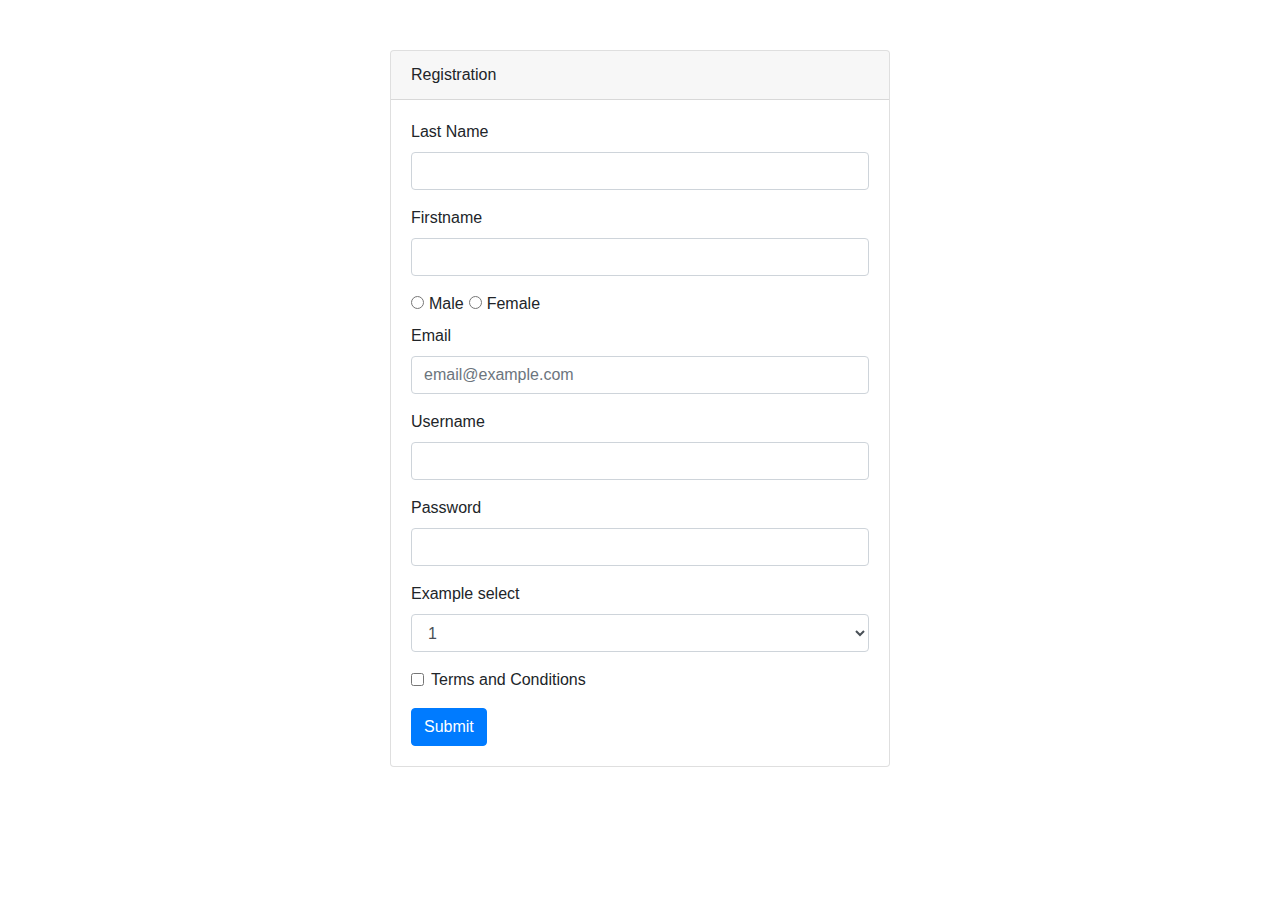
<file: index.html>
<html>

<head>
    <link rel="stylesheet" href="css/bootstrap.css">
    <link rel="stylesheet" href="css.css">
</head>

<body>
    <form class="register-form">
        <div class="card ">
            <div class="card-header">
                Registration
            </div>
            <div class="card-body">
                <div class="form-group">
                    <label for="lastname">Last Name</label>
                    <input id="lastname" type="text" class="form-control">
                </div>
                <div class="form-group ">
                    <label>Firstname</label>
                    <input id="firstname" type="text" class="form-control">
                </div>
                <div class="form-check form-check-inline">
                    <label class="form-check-input"><input class="form-check-input" id="inlineRadio1" type="radio"
                            name="sex">Male </label>
                    <label class="form-check-input"><input class="form-check-input" id="inlineRadio2" type="radio"
                            name="sex">Female</label>
                </div>
                <div class="form-group ">
                    <label>Email</label>
                    <input id="firstname" type="text" class="form-control" placeholder="email@example.com">
                </div>
                <div class="form-group">
                    <label>Username</label>
                    <input id="firstname" type="text" class="form-control">
                </div>
                <div class="form-group ">
                    <label>Password</label>
                    <input id="firstname" type="password" class="form-control">
                </div>
                <div class="form-group">
                    <label for="exampleFormControlSelect1">Example select</label>
                    <select class="form-control" id="exampleFormControlSelect1">
                        <option>1</option>
                        <option>2</option>
                        <option>3</option>
                        <option>4</option>
                        <option>5</option>
                    </select>
                </div>
                <div class="form-group form-check">
                    <input type="checkbox" class="form-check-input" id="exampleCheck1">
                    <label class="form-check-label" for="exampleCheck1">Terms and Conditions</label>
                </div>
                <button type="submit" class="btn btn-primary">Submit</button>
            </div>
        </div>



    </form>

    <script src="https://code.jquery.com/jquery-3.3.1.slim.min.js"
        integrity="sha384-q8i/X+965DzO0rT7abK41JStQIAqVgRVzpbzo5smXKp4YfRvH+8abtTE1Pi6jizo"
        crossorigin="anonymous"></script>
    <script src="https://cdnjs.cloudflare.com/ajax/libs/popper.js/1.14.7/umd/popper.min.js"
        integrity="sha384-UO2eT0CpHqdSJQ6hJty5KVphtPhzWj9WO1clHTMGa3JDZwrnQq4sF86dIHNDz0W1"
        crossorigin="anonymous"></script>
    <script src="js/bootstrap.js"></script>
</body>

</html>
</file>
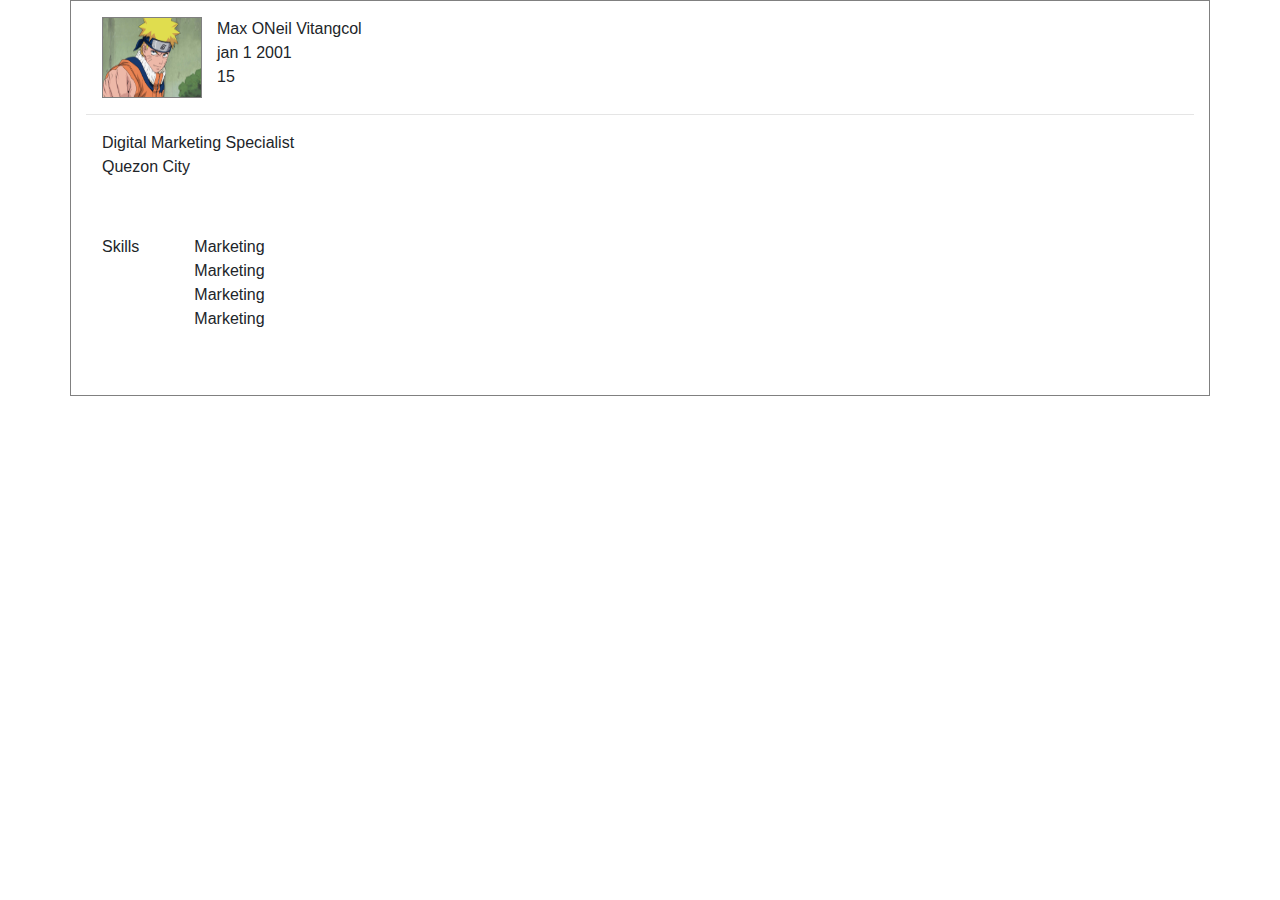
<file: about.html>
<html>

<head>
    <link rel="stylesheet" href="css/bootstrap.css">
    <link rel="stylesheet" href="css.css">
</head>

<body>
    <form>
        <div class="container my-container-border">
            <div class="row mt-3 ml-3">
                <img class="my-img-size my-container-border" src="images/AAAABRc2jGhO1nPuf_HcX2s595-qmX6dvzzkvJ9WV62pZFhQWvkpEOOFpqbUPlpJ_ge86JKRoalSy9kxXEgRBVugJJluitv4aUnFmA.jpg">
                <div class="col-md-8"><label>Max ONeil Vitangcol<br>jan 1 2001<br>15</label></div>
            </div>
            <hr class="my-hr">
            <div class="row ml-3 mb-5">
                <label>Digital Marketing Specialist<br>Quezon City</label>
            </div>
            <div class="row ml-3 mb-5">
                    <label>Skills</label>
                    <div class="col"><ul class="my-ul">
                        <li>Marketing</li>
                        <li>Marketing</li>
                        <li>Marketing</li>
                        <li>Marketing</li>
                    </ul></div>
                </div>
        </div>


    </form>

    <script src="https://code.jquery.com/jquery-3.3.1.slim.min.js"
        integrity="sha384-q8i/X+965DzO0rT7abK41JStQIAqVgRVzpbzo5smXKp4YfRvH+8abtTE1Pi6jizo"
        crossorigin="anonymous"></script>
    <script src="https://cdnjs.cloudflare.com/ajax/libs/popper.js/1.14.7/umd/popper.min.js"
        integrity="sha384-UO2eT0CpHqdSJQ6hJty5KVphtPhzWj9WO1clHTMGa3JDZwrnQq4sF86dIHNDz0W1"
        crossorigin="anonymous"></script>
    <script src="js/bootstrap.js"></script>
</body>

</html>
</file>
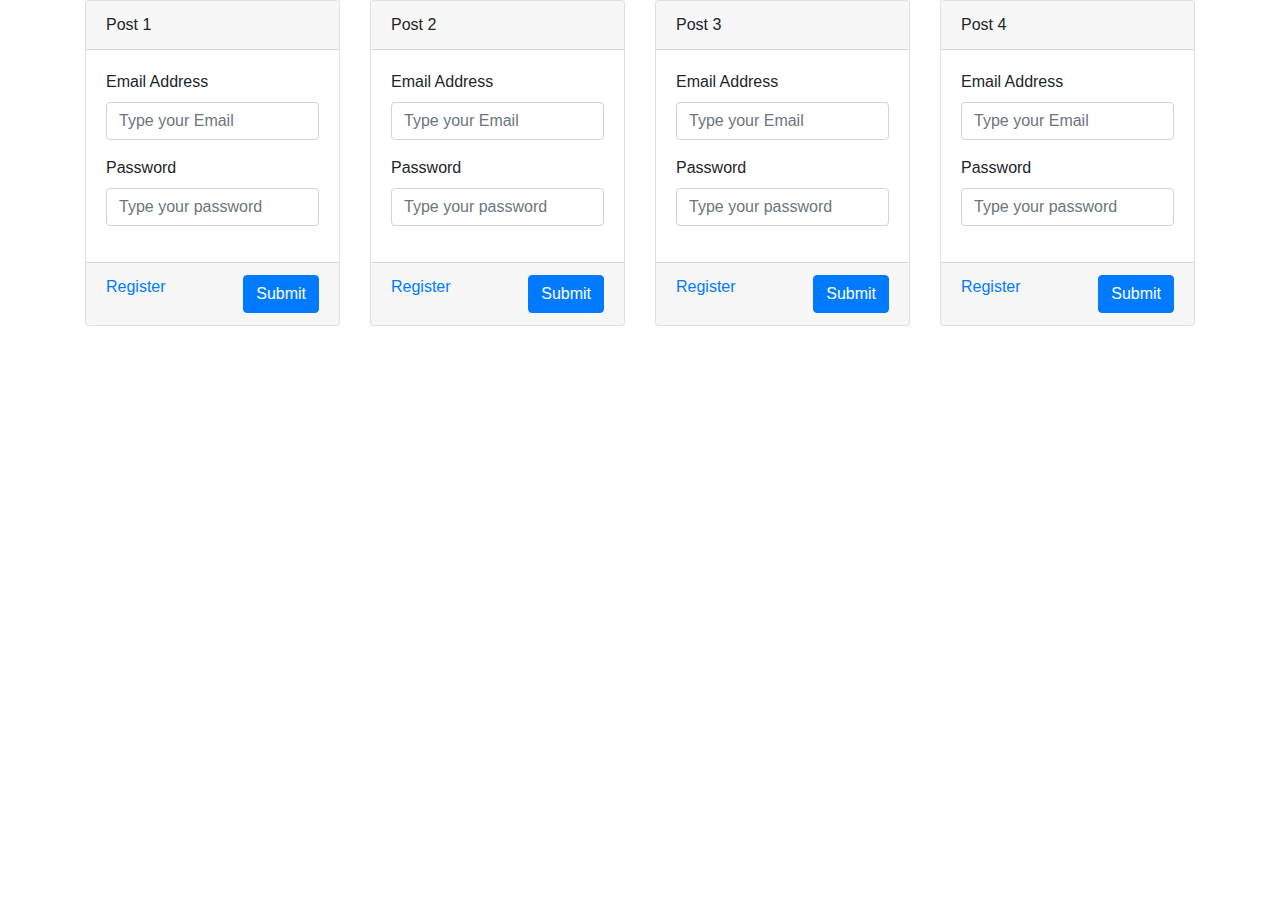
<file: day2.html>
<html>

<head>
    <link rel="stylesheet" href="css/bootstrap.css">
    <link rel="stylesheet" href="css.css">
    <style>
    .bg-red{
        background-color: red;
    }
    </style>
</head>

<body>
    <div class="container">
        <div class="row">
            <div class="col-md-3 col-sm-6 col-12"><form class="card ">
                    <div class="card-header">
                        Post 1
                    </div>
    
                    <div class="card-body">
                        <div class="form-group">
                            <label for="emailadd">Email Address</label>
                            <input type="email" class="form-control" id="emailadd" placeholder="Type your Email">
                        </div>
                        <div class="form-group">
                            <label for="pass">Password</label>
                            <input type="password" id="pass" class="form-control" placeholder="Type your password">
                        </div>
    
                    </div>
                    <div class="card-footer"><a href="index.html" target="_blank" class="text-decoration-none">Register</a>
                        
                        <button type="submit" class="btn btn-primary float-right">Submit</button>
                        </div>
    
                </form></div>
            <div class="col-md-3 col-sm-6 col-12"><form class="card ">
                    <div class="card-header">
                        Post 2
                    </div>
    
                    <div class="card-body">
                        <div class="form-group">
                            <label for="emailadd">Email Address</label>
                            <input type="email" class="form-control" id="emailadd" placeholder="Type your Email">
                        </div>
                        <div class="form-group">
                            <label for="pass">Password</label>
                            <input type="password" id="pass" class="form-control" placeholder="Type your password">
                        </div>
    
                    </div>
                    <div class="card-footer"><a href="index.html" target="_blank" class="text-decoration-none">Register</a>
                        
                        <button type="submit" class="btn btn-primary float-right">Submit</button>
                        </div>
    
                </form></div>
            <div class="col-md-3 col-sm-6 col-12"><form class="card ">
                    <div class="card-header">
                        Post 3
                    </div>
    
                    <div class="card-body">
                        <div class="form-group">
                            <label for="emailadd">Email Address</label>
                            <input type="email" class="form-control" id="emailadd" placeholder="Type your Email">
                        </div>
                        <div class="form-group">
                            <label for="pass">Password</label>
                            <input type="password" id="pass" class="form-control" placeholder="Type your password">
                        </div>
    
                    </div>
                    <div class="card-footer"><a href="index.html" target="_blank" class="text-decoration-none">Register</a>
                        
                        <button type="submit" class="btn btn-primary float-right">Submit</button>
                        </div>
    
                </form></div>
            <div class="col-md-3 col-sm-6 col-12"><form class="card ">
                    <div class="card-header">
                        Post 4
                    </div>
    
                    <div class="card-body">
                        <div class="form-group">
                            <label for="emailadd">Email Address</label>
                            <input type="email" class="form-control" id="emailadd" placeholder="Type your Email">
                        </div>
                        <div class="form-group">
                            <label for="pass">Password</label>
                            <input type="password" id="pass" class="form-control" placeholder="Type your password">
                        </div>
    
                    </div>
                    <div class="card-footer"><a href="index.html" target="_blank" class="text-decoration-none">Register</a>
                        
                        <button type="submit" class="btn btn-primary float-right">Submit</button>
                        </div>
    
                </form></div>
        </div>
    </div>
   


</body>

</html>
</file>
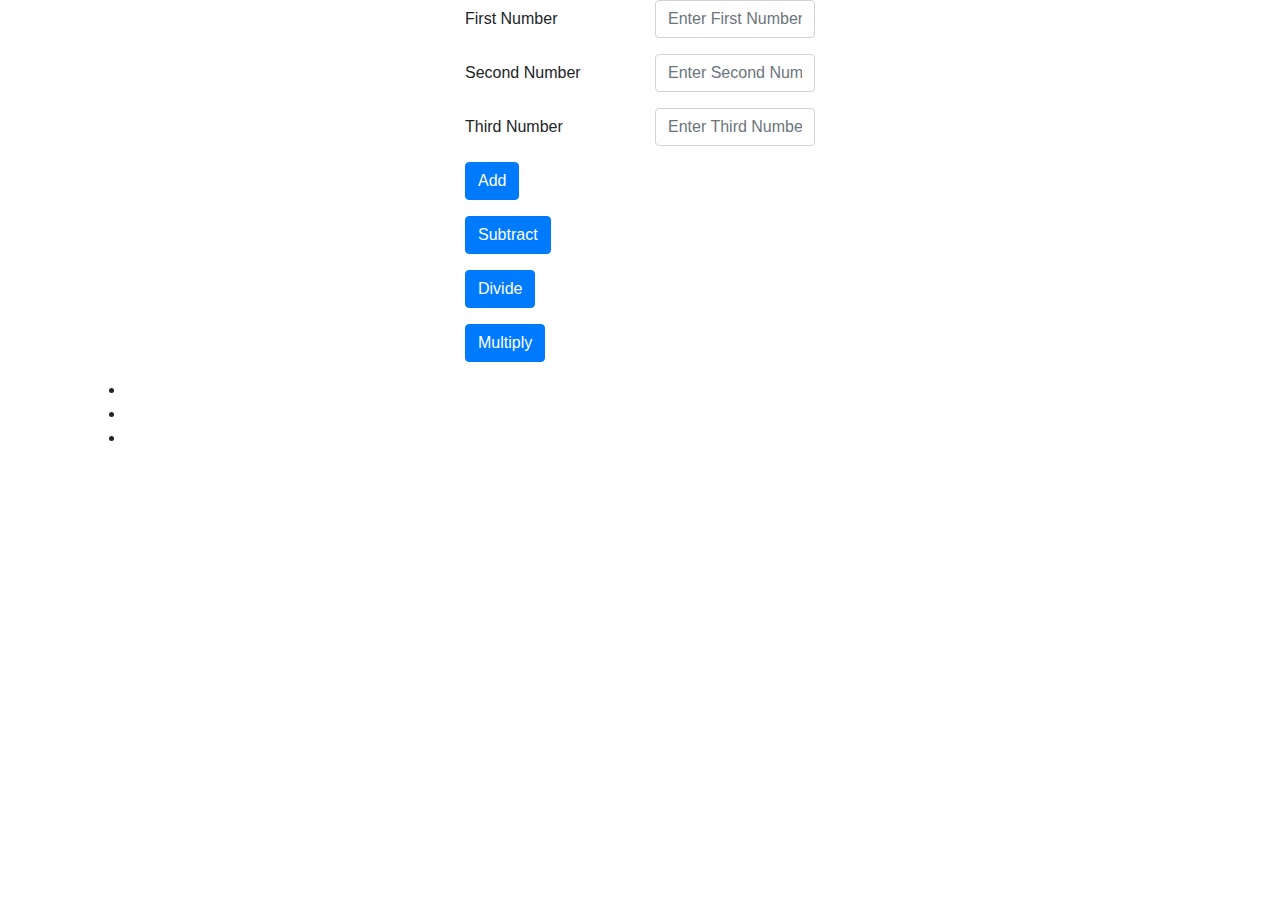
<file: day3.html>
<html>

<head>
    <!-- Required meta tags -->
    <meta charset="utf-8">
    <meta name="viewport" content="width=device-width, initial-scale=1, shrink-to-fit=no">

    <link rel="stylesheet" href="css/bootstrap.css">
    <link rel="stylesheet" href="css.css">
</head>

<body>
    <div class="container">
        <div class="row">
            <div class="col-md-4"></div>
            <div class="col-md-4">

                <div class="form-group row">
                    <label for="Firstnumber" class="col-sm-6 col-form-label d-inline-block">First Number</label>
                    <div class="col-sm-6">
                        <input class="form-control" id="Firstnumber" placeholder="Enter First Number">
                    </div>
                </div>
                <div class="form-group row">
                    <label for="SecondNumber" class="col-sm-6 col-form-label">Second Number</label>
                    <div class="col-sm-6">
                        <input class="form-control" id="SecondNumber" placeholder="Enter Second Number">
                    </div>
                </div>
                <div class="form-group row">
                    <label for="ThirdNumber" class="col-sm-6 col-form-label">Third Number</label>
                    <div class="col-sm-6">
                        <input class="form-control" id="ThirdNumber" placeholder="Enter Third Number">
                    </div>
                </div>
                <div class="form-group row">
                    <div class="col-sm-10">
                        <button type="submit" class="btn btn-primary" onclick="computeAnswer()">Add</button>
                    </div>
                </div>
                <div class="form-group row">
                    <div class="col-sm-10">
                        <button type="submit" class="btn btn-primary" onclick="Subtract()">Subtract</button>
                    </div>
                </div>
                <div class="form-group row">
                    <div class="col-sm-10">
                        <button type="submit" class="btn btn-primary" onclick="divide()">Divide</button>
                    </div>
                </div>
                <div class="form-group row">
                    <div class="col-sm-10">
                        <button type="submit" class="btn btn-primary" onclick="multiply()">Multiply</button>
                    </div>
                </div>

            </div>
            <div class="col-md-4"></div>
        </div>
        <ul>
            <li></li>
            <li></li>
            <li></li>
        </ul>
    </div>

    <script src="https://code.jquery.com/jquery-3.2.1.slim.min.js"
        integrity="sha384-KJ3o2DKtIkvYIK3UENzmM7KCkRr/rE9/Qpg6aAZGJwFDMVNA/GpGFF93hXpG5KkN" crossorigin="anonymous">
        </script>
    <script src="https://cdnjs.cloudflare.com/ajax/libs/popper.js/1.12.9/umd/popper.min.js"
        integrity="sha384-ApNbgh9B+Y1QKtv3Rn7W3mgPxhU9K/ScQsAP7hUibX39j7fakFPskvXusvfa0b4Q"
        crossorigin="anonymous"></script>
    <script src="https://maxcdn.bootstrapcdn.com/bootstrap/4.0.0/js/bootstrap.min.js"
        integrity="sha384-JZR6Spejh4U02d8jOt6vLEHfe/JQGiRRSQQxSfFWpi1MquVdAyjUar5+76PVCmYl"
        crossorigin="anonymous"></script>

    <script>
        function add() {
            var unangNum = document.getElementById('Firstnumber').value;
            var pangalawaNum = document.getElementById('SecondNumber').value;
            var firstno = Number(unangNum);
            var secondno = Number(pangalawaNum)
            var sum = firstno + secondno;

            document.getElementById('ThirdNumber').value = sum;
        }

        function Subtract() {
            var unangNum = document.getElementById('Firstnumber').value;
            var pangalawaNum = document.getElementById('SecondNumber').value;
            var firstno = Number(unangNum);
            var secondno = Number(pangalawaNum)
            var diff = firstno - secondno;

            document.getElementById('ThirdNumber').value = diff;
        }

        function divide() {
            var unangNum = document.getElementById('Firstnumber').value;
            var pangalawaNum = document.getElementById('SecondNumber').value;
            var firstno = Number(unangNum);
            var secondno = Number(pangalawaNum)
            var quo = firstno / secondno;

            document.getElementById('ThirdNumber').value = quo;
        }

        function multiply() {
            var unangNum = document.getElementById('Firstnumber').value;
            var pangalawaNum = document.getElementById('SecondNumber').value;
            var firstno = Number(unangNum);
            var secondno = Number(pangalawaNum)
            var mul = firstno * secondno;

            document.getElementById('ThirdNumber').value = mul;
        }



    </script>

    <script src="jquery-3.4.1.min.js"></script>
    
</body>

</html>
</file>
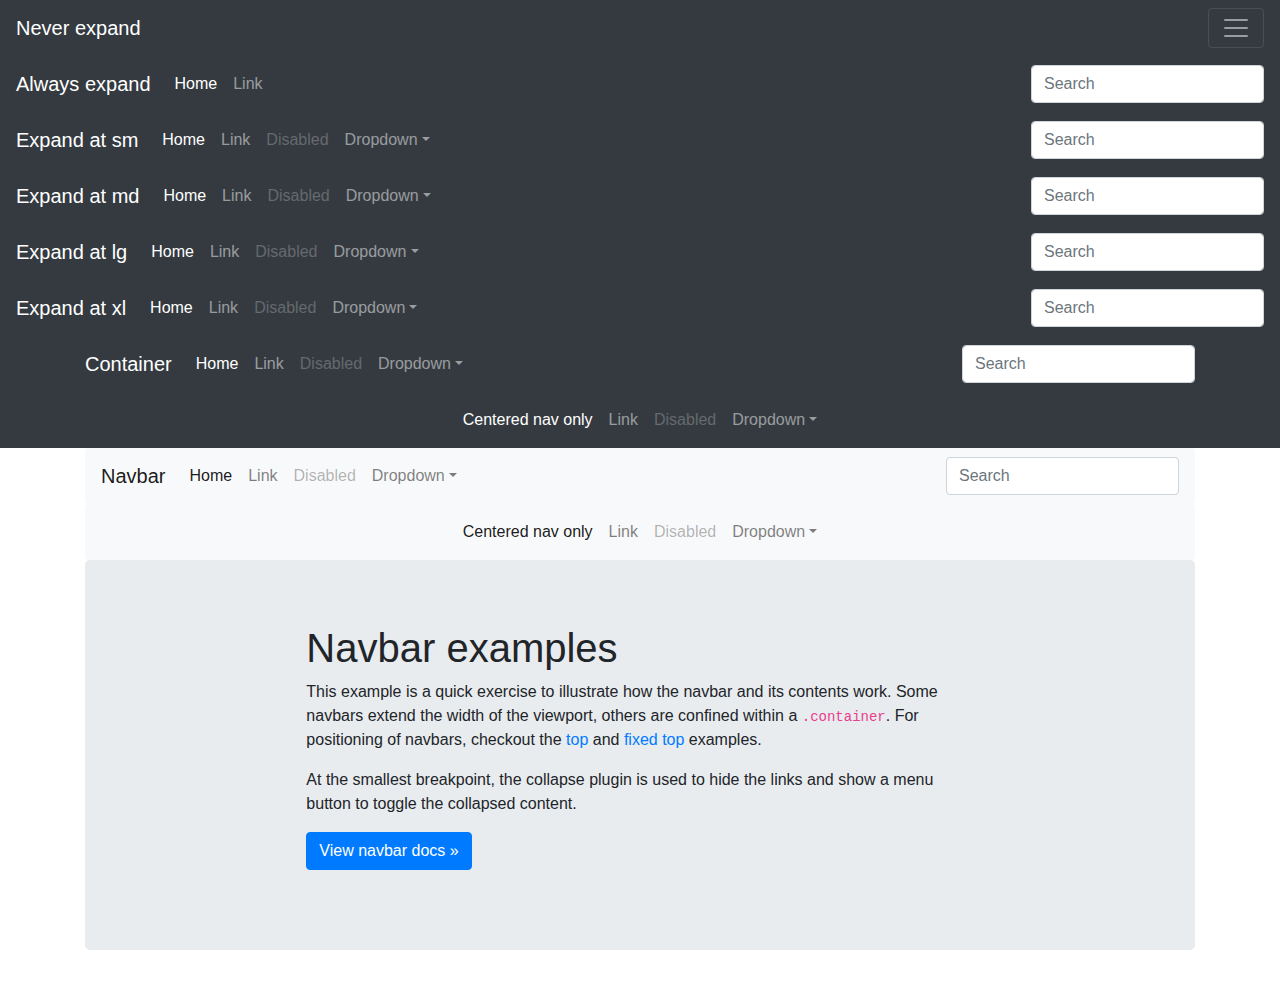
<file: header.html>
<html>

<head>
    <link rel="stylesheet" href="css/bootstrap.css">
    <link rel="stylesheet" href="css.css">
</head>

<body>
        <nav class="navbar navbar-dark bg-dark">
                <a class="navbar-brand" href="#">Never expand</a>
                <button class="navbar-toggler" type="button" data-toggle="collapse" data-target="#navbarsExample01" aria-controls="navbarsExample01" aria-expanded="false" aria-label="Toggle navigation">
                  <span class="navbar-toggler-icon"></span>
                </button>
          
                <div class="collapse navbar-collapse" id="navbarsExample01">
                  <ul class="navbar-nav mr-auto">
                    <li class="nav-item active">
                      <a class="nav-link" href="#">Home <span class="sr-only">(current)</span></a>
                    </li>
                    <li class="nav-item">
                      <a class="nav-link" href="#">Link</a>
                    </li>
                    <li class="nav-item">
                      <a class="nav-link disabled" href="#">Disabled</a>
                    </li>
                    <li class="nav-item dropdown">
                      <a class="nav-link dropdown-toggle" href="https://example.com" id="dropdown01" data-toggle="dropdown" aria-haspopup="true" aria-expanded="false">Dropdown</a>
                      <div class="dropdown-menu" aria-labelledby="dropdown01">
                        <a class="dropdown-item" href="#">Action</a>
                        <a class="dropdown-item" href="#">Another action</a>
                        <a class="dropdown-item" href="#">Something else here</a>
                      </div>
                    </li>
                  </ul>
                  <form class="form-inline my-2 my-md-0">
                    <input class="form-control" type="text" placeholder="Search" aria-label="Search">
                  </form>
                </div>
              </nav>
          
              <nav class="navbar navbar-expand navbar-dark bg-dark">
                <a class="navbar-brand" href="#">Always expand</a>
                <button class="navbar-toggler" type="button" data-toggle="collapse" data-target="#navbarsExample02" aria-controls="navbarsExample02" aria-expanded="false" aria-label="Toggle navigation">
                  <span class="navbar-toggler-icon"></span>
                </button>
          
                <div class="collapse navbar-collapse" id="navbarsExample02">
                  <ul class="navbar-nav mr-auto">
                    <li class="nav-item active">
                      <a class="nav-link" href="#">Home <span class="sr-only">(current)</span></a>
                    </li>
                    <li class="nav-item">
                      <a class="nav-link" href="#">Link</a>
                    </li>
                  </ul>
                  <form class="form-inline my-2 my-md-0">
                    <input class="form-control" type="text" placeholder="Search">
                  </form>
                </div>
              </nav>
          
              <nav class="navbar navbar-expand-sm navbar-dark bg-dark">
                <a class="navbar-brand" href="#">Expand at sm</a>
                <button class="navbar-toggler" type="button" data-toggle="collapse" data-target="#navbarsExample03" aria-controls="navbarsExample03" aria-expanded="false" aria-label="Toggle navigation">
                  <span class="navbar-toggler-icon"></span>
                </button>
          
                <div class="collapse navbar-collapse" id="navbarsExample03">
                  <ul class="navbar-nav mr-auto">
                    <li class="nav-item active">
                      <a class="nav-link" href="#">Home <span class="sr-only">(current)</span></a>
                    </li>
                    <li class="nav-item">
                      <a class="nav-link" href="#">Link</a>
                    </li>
                    <li class="nav-item">
                      <a class="nav-link disabled" href="#">Disabled</a>
                    </li>
                    <li class="nav-item dropdown">
                      <a class="nav-link dropdown-toggle" href="https://example.com" id="dropdown03" data-toggle="dropdown" aria-haspopup="true" aria-expanded="false">Dropdown</a>
                      <div class="dropdown-menu" aria-labelledby="dropdown03">
                        <a class="dropdown-item" href="#">Action</a>
                        <a class="dropdown-item" href="#">Another action</a>
                        <a class="dropdown-item" href="#">Something else here</a>
                      </div>
                    </li>
                  </ul>
                  <form class="form-inline my-2 my-md-0">
                    <input class="form-control" type="text" placeholder="Search">
                  </form>
                </div>
              </nav>
          
              <nav class="navbar navbar-expand-md navbar-dark bg-dark">
                <a class="navbar-brand" href="#">Expand at md</a>
                <button class="navbar-toggler" type="button" data-toggle="collapse" data-target="#navbarsExample04" aria-controls="navbarsExample04" aria-expanded="false" aria-label="Toggle navigation">
                  <span class="navbar-toggler-icon"></span>
                </button>
          
                <div class="collapse navbar-collapse" id="navbarsExample04">
                  <ul class="navbar-nav mr-auto">
                    <li class="nav-item active">
                      <a class="nav-link" href="#">Home <span class="sr-only">(current)</span></a>
                    </li>
                    <li class="nav-item">
                      <a class="nav-link" href="#">Link</a>
                    </li>
                    <li class="nav-item">
                      <a class="nav-link disabled" href="#">Disabled</a>
                    </li>
                    <li class="nav-item dropdown">
                      <a class="nav-link dropdown-toggle" href="https://example.com" id="dropdown04" data-toggle="dropdown" aria-haspopup="true" aria-expanded="false">Dropdown</a>
                      <div class="dropdown-menu" aria-labelledby="dropdown04">
                        <a class="dropdown-item" href="#">Action</a>
                        <a class="dropdown-item" href="#">Another action</a>
                        <a class="dropdown-item" href="#">Something else here</a>
                      </div>
                    </li>
                  </ul>
                  <form class="form-inline my-2 my-md-0">
                    <input class="form-control" type="text" placeholder="Search">
                  </form>
                </div>
              </nav>
          
              <nav class="navbar navbar-expand-lg navbar-dark bg-dark">
                <a class="navbar-brand" href="#">Expand at lg</a>
                <button class="navbar-toggler" type="button" data-toggle="collapse" data-target="#navbarsExample05" aria-controls="navbarsExample05" aria-expanded="false" aria-label="Toggle navigation">
                  <span class="navbar-toggler-icon"></span>
                </button>
          
                <div class="collapse navbar-collapse" id="navbarsExample05">
                  <ul class="navbar-nav mr-auto">
                    <li class="nav-item active">
                      <a class="nav-link" href="#">Home <span class="sr-only">(current)</span></a>
                    </li>
                    <li class="nav-item">
                      <a class="nav-link" href="#">Link</a>
                    </li>
                    <li class="nav-item">
                      <a class="nav-link disabled" href="#">Disabled</a>
                    </li>
                    <li class="nav-item dropdown">
                      <a class="nav-link dropdown-toggle" href="https://example.com" id="dropdown05" data-toggle="dropdown" aria-haspopup="true" aria-expanded="false">Dropdown</a>
                      <div class="dropdown-menu" aria-labelledby="dropdown05">
                        <a class="dropdown-item" href="#">Action</a>
                        <a class="dropdown-item" href="#">Another action</a>
                        <a class="dropdown-item" href="#">Something else here</a>
                      </div>
                    </li>
                  </ul>
                  <form class="form-inline my-2 my-md-0">
                    <input class="form-control" type="text" placeholder="Search">
                  </form>
                </div>
              </nav>
          
              <nav class="navbar navbar-expand-xl navbar-dark bg-dark">
                <a class="navbar-brand" href="#">Expand at xl</a>
                <button class="navbar-toggler" type="button" data-toggle="collapse" data-target="#navbarsExample06" aria-controls="navbarsExample06" aria-expanded="false" aria-label="Toggle navigation">
                  <span class="navbar-toggler-icon"></span>
                </button>
          
                <div class="collapse navbar-collapse" id="navbarsExample06">
                  <ul class="navbar-nav mr-auto">
                    <li class="nav-item active">
                      <a class="nav-link" href="#">Home <span class="sr-only">(current)</span></a>
                    </li>
                    <li class="nav-item">
                      <a class="nav-link" href="#">Link</a>
                    </li>
                    <li class="nav-item">
                      <a class="nav-link disabled" href="#">Disabled</a>
                    </li>
                    <li class="nav-item dropdown">
                      <a class="nav-link dropdown-toggle" href="https://example.com" id="dropdown06" data-toggle="dropdown" aria-haspopup="true" aria-expanded="false">Dropdown</a>
                      <div class="dropdown-menu" aria-labelledby="dropdown06">
                        <a class="dropdown-item" href="#">Action</a>
                        <a class="dropdown-item" href="#">Another action</a>
                        <a class="dropdown-item" href="#">Something else here</a>
                      </div>
                    </li>
                  </ul>
                  <form class="form-inline my-2 my-md-0">
                    <input class="form-control" type="text" placeholder="Search">
                  </form>
                </div>
              </nav>
          
              <nav class="navbar navbar-expand-lg navbar-dark bg-dark">
                <div class="container">
                  <a class="navbar-brand" href="#">Container</a>
                  <button class="navbar-toggler" type="button" data-toggle="collapse" data-target="#navbarsExample07" aria-controls="navbarsExample07" aria-expanded="false" aria-label="Toggle navigation">
                    <span class="navbar-toggler-icon"></span>
                  </button>
          
                  <div class="collapse navbar-collapse" id="navbarsExample07">
                    <ul class="navbar-nav mr-auto">
                      <li class="nav-item active">
                        <a class="nav-link" href="#">Home <span class="sr-only">(current)</span></a>
                      </li>
                      <li class="nav-item">
                        <a class="nav-link" href="#">Link</a>
                      </li>
                      <li class="nav-item">
                        <a class="nav-link disabled" href="#">Disabled</a>
                      </li>
                      <li class="nav-item dropdown">
                        <a class="nav-link dropdown-toggle" href="https://example.com" id="dropdown07" data-toggle="dropdown" aria-haspopup="true" aria-expanded="false">Dropdown</a>
                        <div class="dropdown-menu" aria-labelledby="dropdown07">
                          <a class="dropdown-item" href="#">Action</a>
                          <a class="dropdown-item" href="#">Another action</a>
                          <a class="dropdown-item" href="#">Something else here</a>
                        </div>
                      </li>
                    </ul>
                    <form class="form-inline my-2 my-md-0">
                      <input class="form-control" type="text" placeholder="Search" aria-label="Search">
                    </form>
                  </div>
                </div>
              </nav>
          
              <nav class="navbar navbar-expand-lg navbar-dark bg-dark">
                <button class="navbar-toggler" type="button" data-toggle="collapse" data-target="#navbarsExample08" aria-controls="navbarsExample08" aria-expanded="false" aria-label="Toggle navigation">
                  <span class="navbar-toggler-icon"></span>
                </button>
          
                <div class="collapse navbar-collapse justify-content-md-center" id="navbarsExample08">
                  <ul class="navbar-nav">
                    <li class="nav-item active">
                      <a class="nav-link" href="#">Centered nav only <span class="sr-only">(current)</span></a>
                    </li>
                    <li class="nav-item">
                      <a class="nav-link" href="#">Link</a>
                    </li>
                    <li class="nav-item">
                      <a class="nav-link disabled" href="#">Disabled</a>
                    </li>
                    <li class="nav-item dropdown">
                      <a class="nav-link dropdown-toggle" href="https://example.com" id="dropdown08" data-toggle="dropdown" aria-haspopup="true" aria-expanded="false">Dropdown</a>
                      <div class="dropdown-menu" aria-labelledby="dropdown08">
                        <a class="dropdown-item" href="#">Action</a>
                        <a class="dropdown-item" href="#">Another action</a>
                        <a class="dropdown-item" href="#">Something else here</a>
                      </div>
                    </li>
                  </ul>
                </div>
              </nav>
          
              <div class="container">
                <nav class="navbar navbar-expand-lg navbar-light bg-light rounded">
                  <a class="navbar-brand" href="#">Navbar</a>
                  <button class="navbar-toggler" type="button" data-toggle="collapse" data-target="#navbarsExample09" aria-controls="navbarsExample09" aria-expanded="false" aria-label="Toggle navigation">
                    <span class="navbar-toggler-icon"></span>
                  </button>
          
                  <div class="collapse navbar-collapse" id="navbarsExample09">
                    <ul class="navbar-nav mr-auto">
                      <li class="nav-item active">
                        <a class="nav-link" href="#">Home <span class="sr-only">(current)</span></a>
                      </li>
                      <li class="nav-item">
                        <a class="nav-link" href="#">Link</a>
                      </li>
                      <li class="nav-item">
                        <a class="nav-link disabled" href="#">Disabled</a>
                      </li>
                      <li class="nav-item dropdown">
                        <a class="nav-link dropdown-toggle" href="https://example.com" id="dropdown09" data-toggle="dropdown" aria-haspopup="true" aria-expanded="false">Dropdown</a>
                        <div class="dropdown-menu" aria-labelledby="dropdown09">
                          <a class="dropdown-item" href="#">Action</a>
                          <a class="dropdown-item" href="#">Another action</a>
                          <a class="dropdown-item" href="#">Something else here</a>
                        </div>
                      </li>
                    </ul>
                    <form class="form-inline my-2 my-md-0">
                      <input class="form-control" type="text" placeholder="Search" aria-label="Search">
                    </form>
                  </div>
                </nav>
          
                <nav class="navbar navbar-expand-lg navbar-light bg-light rounded">
                  <button class="navbar-toggler" type="button" data-toggle="collapse" data-target="#navbarsExample10" aria-controls="navbarsExample10" aria-expanded="false" aria-label="Toggle navigation">
                    <span class="navbar-toggler-icon"></span>
                  </button>
          
                  <div class="collapse navbar-collapse justify-content-md-center" id="navbarsExample10">
                    <ul class="navbar-nav">
                      <li class="nav-item active">
                        <a class="nav-link" href="#">Centered nav only <span class="sr-only">(current)</span></a>
                      </li>
                      <li class="nav-item">
                        <a class="nav-link" href="#">Link</a>
                      </li>
                      <li class="nav-item">
                        <a class="nav-link disabled" href="#">Disabled</a>
                      </li>
                      <li class="nav-item dropdown">
                        <a class="nav-link dropdown-toggle" href="https://example.com" id="dropdown10" data-toggle="dropdown" aria-haspopup="true" aria-expanded="false">Dropdown</a>
                        <div class="dropdown-menu" aria-labelledby="dropdown10">
                          <a class="dropdown-item" href="#">Action</a>
                          <a class="dropdown-item" href="#">Another action</a>
                          <a class="dropdown-item" href="#">Something else here</a>
                        </div>
                      </li>
                    </ul>
                  </div>
                </nav>
          
                <main role="main">
                  <div class="jumbotron">
                    <div class="col-sm-8 mx-auto">
                      <h1>Navbar examples</h1>
                      <p>This example is a quick exercise to illustrate how the navbar and its contents work. Some navbars extend the width of the viewport, others are confined within a <code>.container</code>. For positioning of navbars, checkout the <a href="../navbar-static/">top</a> and <a href="../navbar-fixed/">fixed top</a> examples.</p>
                      <p>At the smallest breakpoint, the collapse plugin is used to hide the links and show a menu button to toggle the collapsed content.</p>
                      <p>
                        <a class="btn btn-primary" href="../../components/navbar/" role="button">View navbar docs &raquo;</a>
                      </p>
                    </div>
                  </div>
                </main>
              </div>
          

        <script src="https://code.jquery.com/jquery-3.2.1.slim.min.js"
            integrity="sha384-KJ3o2DKtIkvYIK3UENzmM7KCkRr/rE9/Qpg6aAZGJwFDMVNA/GpGFF93hXpG5KkN"
            crossorigin="anonymous"></script>
        <script src="https://cdnjs.cloudflare.com/ajax/libs/popper.js/1.12.9/umd/popper.min.js"
            integrity="sha384-ApNbgh9B+Y1QKtv3Rn7W3mgPxhU9K/ScQsAP7hUibX39j7fakFPskvXusvfa0b4Q"
            crossorigin="anonymous"></script>
        <script src="https://maxcdn.bootstrapcdn.com/bootstrap/4.0.0/js/bootstrap.min.js"
            integrity="sha384-JZR6Spejh4U02d8jOt6vLEHfe/JQGiRRSQQxSfFWpi1MquVdAyjUar5+76PVCmYl"
            crossorigin="anonymous"></script>
</body>

</html>
</file>
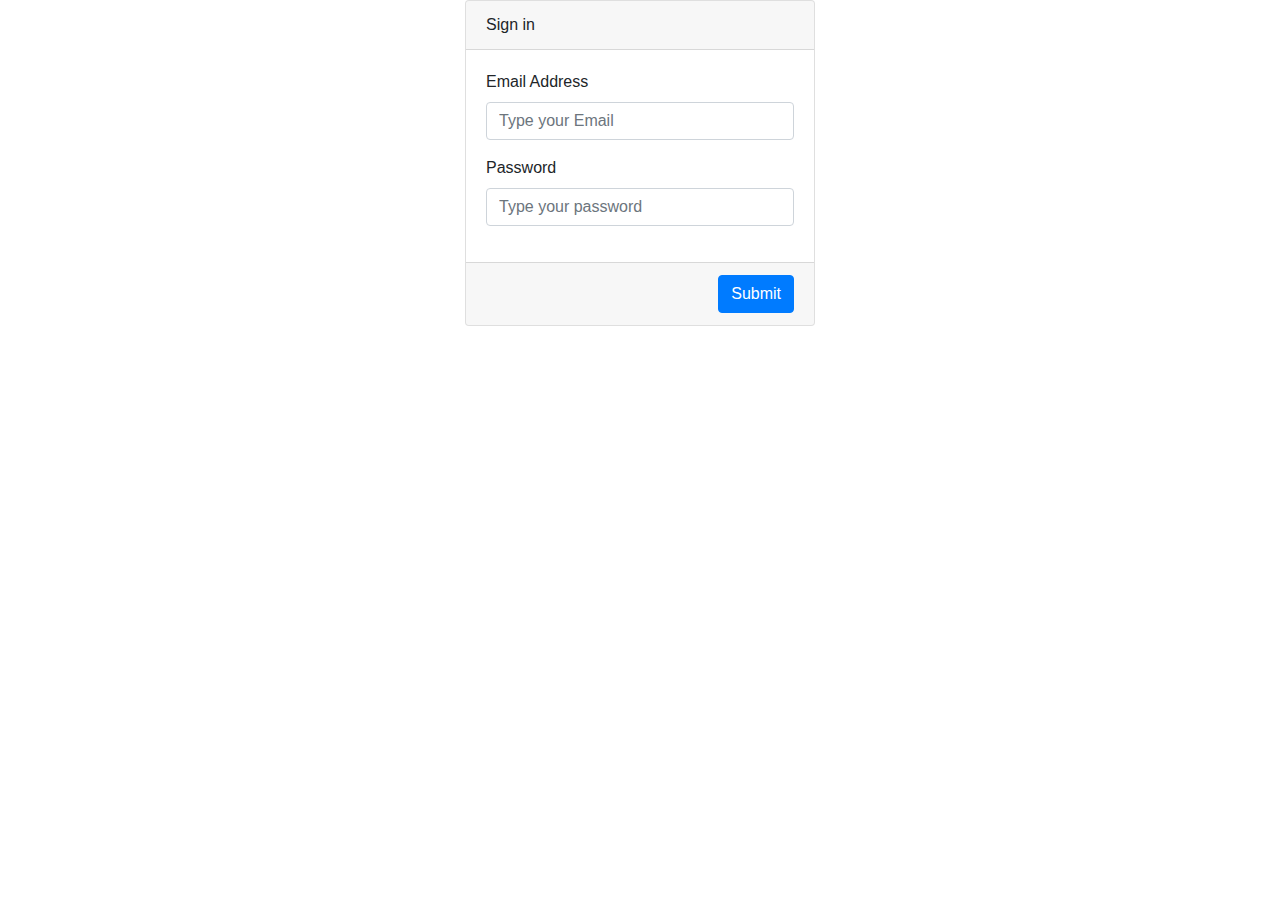
<file: jquery-demo.html>
<html>

<head>
    <title>Jquery Demo</title>
    <!-- Required meta tags -->
    <meta charset="utf-8">
    <meta name="viewport" content="width=device-width, initial-scale=1, shrink-to-fit=no">

    <link rel="stylesheet" href="css/bootstrap.css">
    <link rel="stylesheet" href="css.css">
</head>

<body>
    <div class="container">
        <div class="row">
            <div class="col-md-4"></div>
            <div class="col-md-4">
                <div class="card ">
                    <div class="card-header">
                        Sign in
                    </div>

                    <div class="card-body">
                        <div class="form-group">
                            <label for="emailadd">Email Address</label>
                            <input type="email" class="form-control" id="emailadd" placeholder="Type your Email">
                        </div>
                        <div class="form-group">
                            <label for="pass">Password</label>
                            <input type="password" id="pass" class="form-control" placeholder="Type your password">
                        </div>

                    </div>
                    <div class="card-footer">
                        <p>Invalid user and pass</p>

                        <button type="submit" class="btn btn-primary float-right">Submit</button>
                    </div>

                </div>

            </div>
            <div class="col-md-4"></div>
        </div>
    </div>


    <script src="jquery-3.4.1.min.js"></script>
    <script>
        $(document).ready(function () {
            $("p").hide();

        });

        $("button").click(function () {
            $("p").show();
        });


    </script>


    </script>
</body>

</html>
</file>
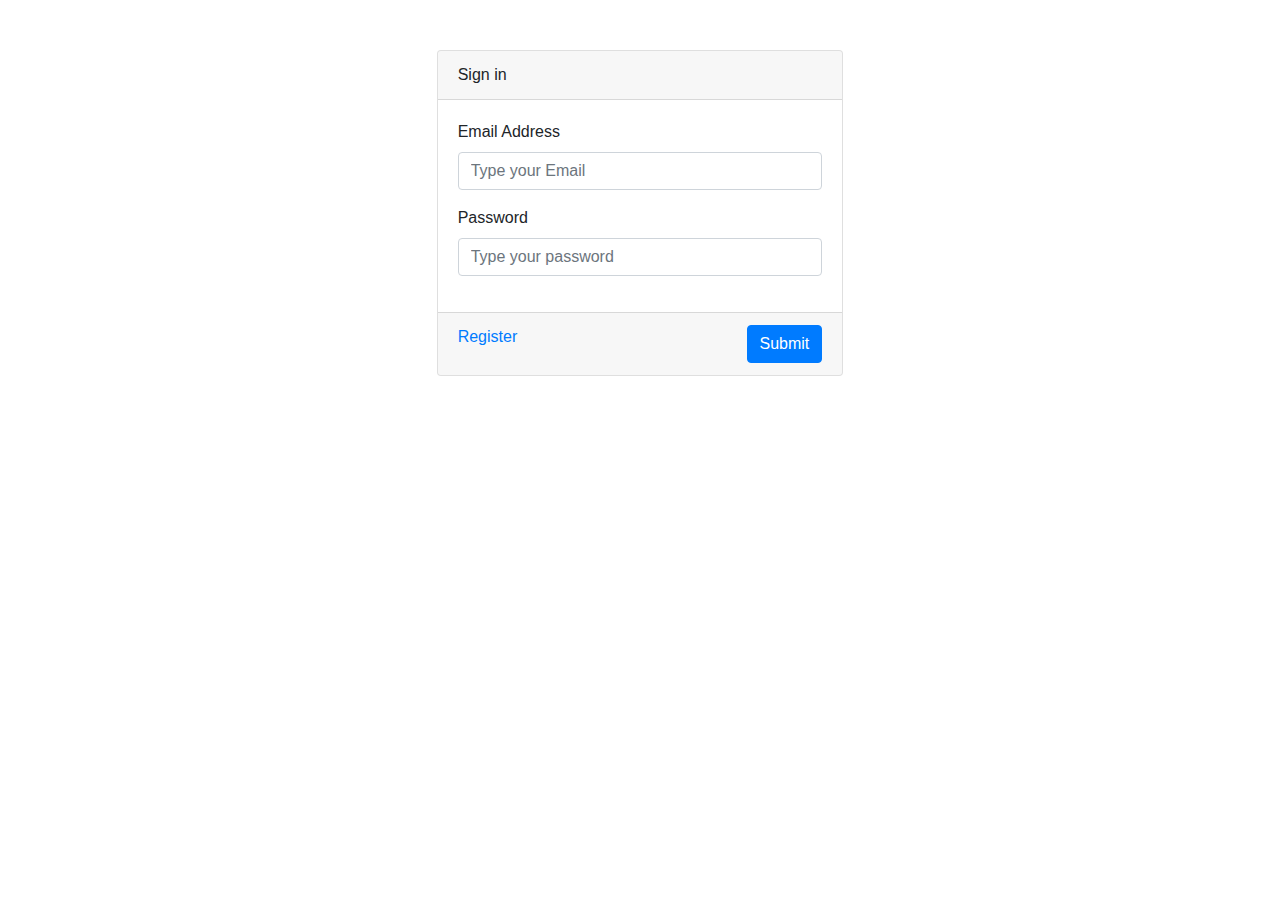
<file: login.html>
<html>

<head>
    <link rel="stylesheet" href="css/bootstrap.css">
    <link rel="stylesheet" href="css.css">
</head>

<body>
    <div class="row login-form">
        <div class="col-md-4"></div>
        <div class="col-md-4 ">
            <form class="card ">
                <div class="card-header">
                    Sign in
                </div>

                <div class="card-body">
                    <div class="form-group">
                        <label for="emailadd">Email Address</label>
                        <input type="email" class="form-control" id="emailadd" placeholder="Type your Email">
                    </div>
                    <div class="form-group">
                        <label for="pass">Password</label>
                        <input type="password" id="pass" class="form-control" placeholder="Type your password">
                    </div>

                </div>
                <div class="card-footer"><a href="index.html" target="_blank" class="text-decoration-none">Register</a>
                    
                    <button type="submit" class="btn btn-primary float-right">Submit</button>
                    </div>

            </form>

        </div>
        <div class="col-md-4"></div>

    </div>


    <script src="https://code.jquery.com/jquery-3.3.1.slim.min.js"
        integrity="sha384-q8i/X+965DzO0rT7abK41JStQIAqVgRVzpbzo5smXKp4YfRvH+8abtTE1Pi6jizo"
        crossorigin="anonymous"></script>
    <script src="https://cdnjs.cloudflare.com/ajax/libs/popper.js/1.14.7/umd/popper.min.js"
        integrity="sha384-UO2eT0CpHqdSJQ6hJty5KVphtPhzWj9WO1clHTMGa3JDZwrnQq4sF86dIHNDz0W1"
        crossorigin="anonymous"></script>
    <script src="js/bootstrap.js"></script>
</body>

</html>
</file>
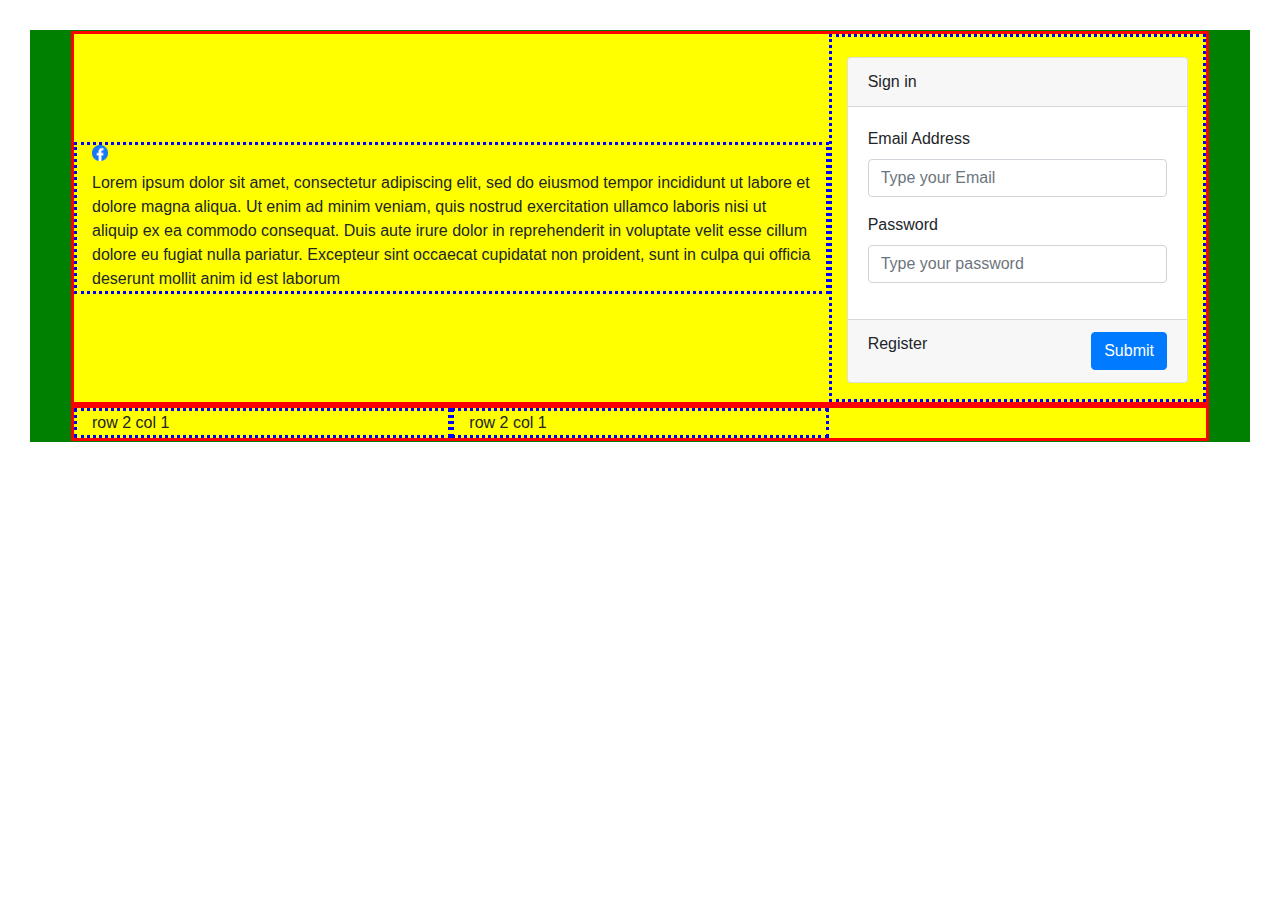
<file: lp.html>
<html>

<head>
    <link rel="stylesheet" href="css/bootstrap.css">
    <link rel="stylesheet" href="css1.css">
</head>

<body>
    <div class="bgblue">
        <div class="container my-container">

            <div class="row my-row">
                <div class="col-md-8 my-col align-self-center">
                    <img src="Facebook_Logo_(2019).png" class="my-logo">
                    <div class="mt-10">Lorem ipsum dolor sit amet, consectetur adipiscing elit, sed do eiusmod tempor
                        incididunt ut labore et dolore magna aliqua. Ut enim ad minim veniam, quis nostrud exercitation
                        ullamco laboris nisi ut aliquip ex ea commodo consequat. Duis aute irure dolor in reprehenderit
                        in voluptate velit esse cillum dolore eu fugiat nulla pariatur. Excepteur sint occaecat
                        cupidatat non proident, sunt in culpa qui officia deserunt mollit anim id est laborum</div>
                </div>
                <div class=" col-md-4 my-col">
                    <form class="card  my-card">
                        <div class="card-header">
                            Sign in
                        </div>

                        <div class="card-body">
                            <div class="form-group">
                                <label for="emailadd">Email Address</label>
                                <input type="email" class="form-control" id="emailadd" placeholder="Type your Email">
                            </div>
                            <div class="form-group">
                                <label for="pass">Password</label>
                                <input type="password" id="pass" class="form-control" placeholder="Type your password">
                            </div>

                        </div>
                        <div class="card-footer"><label> Register</label>
                            <button type="submit" class="btn btn-primary float-right">Submit</button>
                        </div>

                    </form>
                </div>
            </div>

            <div class="row my-row">
                <div class="col-4 my-col">row 2 col 1</div>
                <div class="col-4 my-col">row 2 col 1</div>

            </div>



        </div>
    </div>




    <script src="https://code.jquery.com/jquery-3.3.1.slim.min.js"
        integrity="sha384-q8i/X+965DzO0rT7abK41JStQIAqVgRVzpbzo5smXKp4YfRvH+8abtTE1Pi6jizo"
        crossorigin="anonymous"></script>
    <script src="https://cdnjs.cloudflare.com/ajax/libs/popper.js/1.14.7/umd/popper.min.js"
        integrity="sha384-UO2eT0CpHqdSJQ6hJty5KVphtPhzWj9WO1clHTMGa3JDZwrnQq4sF86dIHNDz0W1"
        crossorigin="anonymous"></script>
    <script src="js/bootstrap.js"></script>
</body>

</html>
</file>
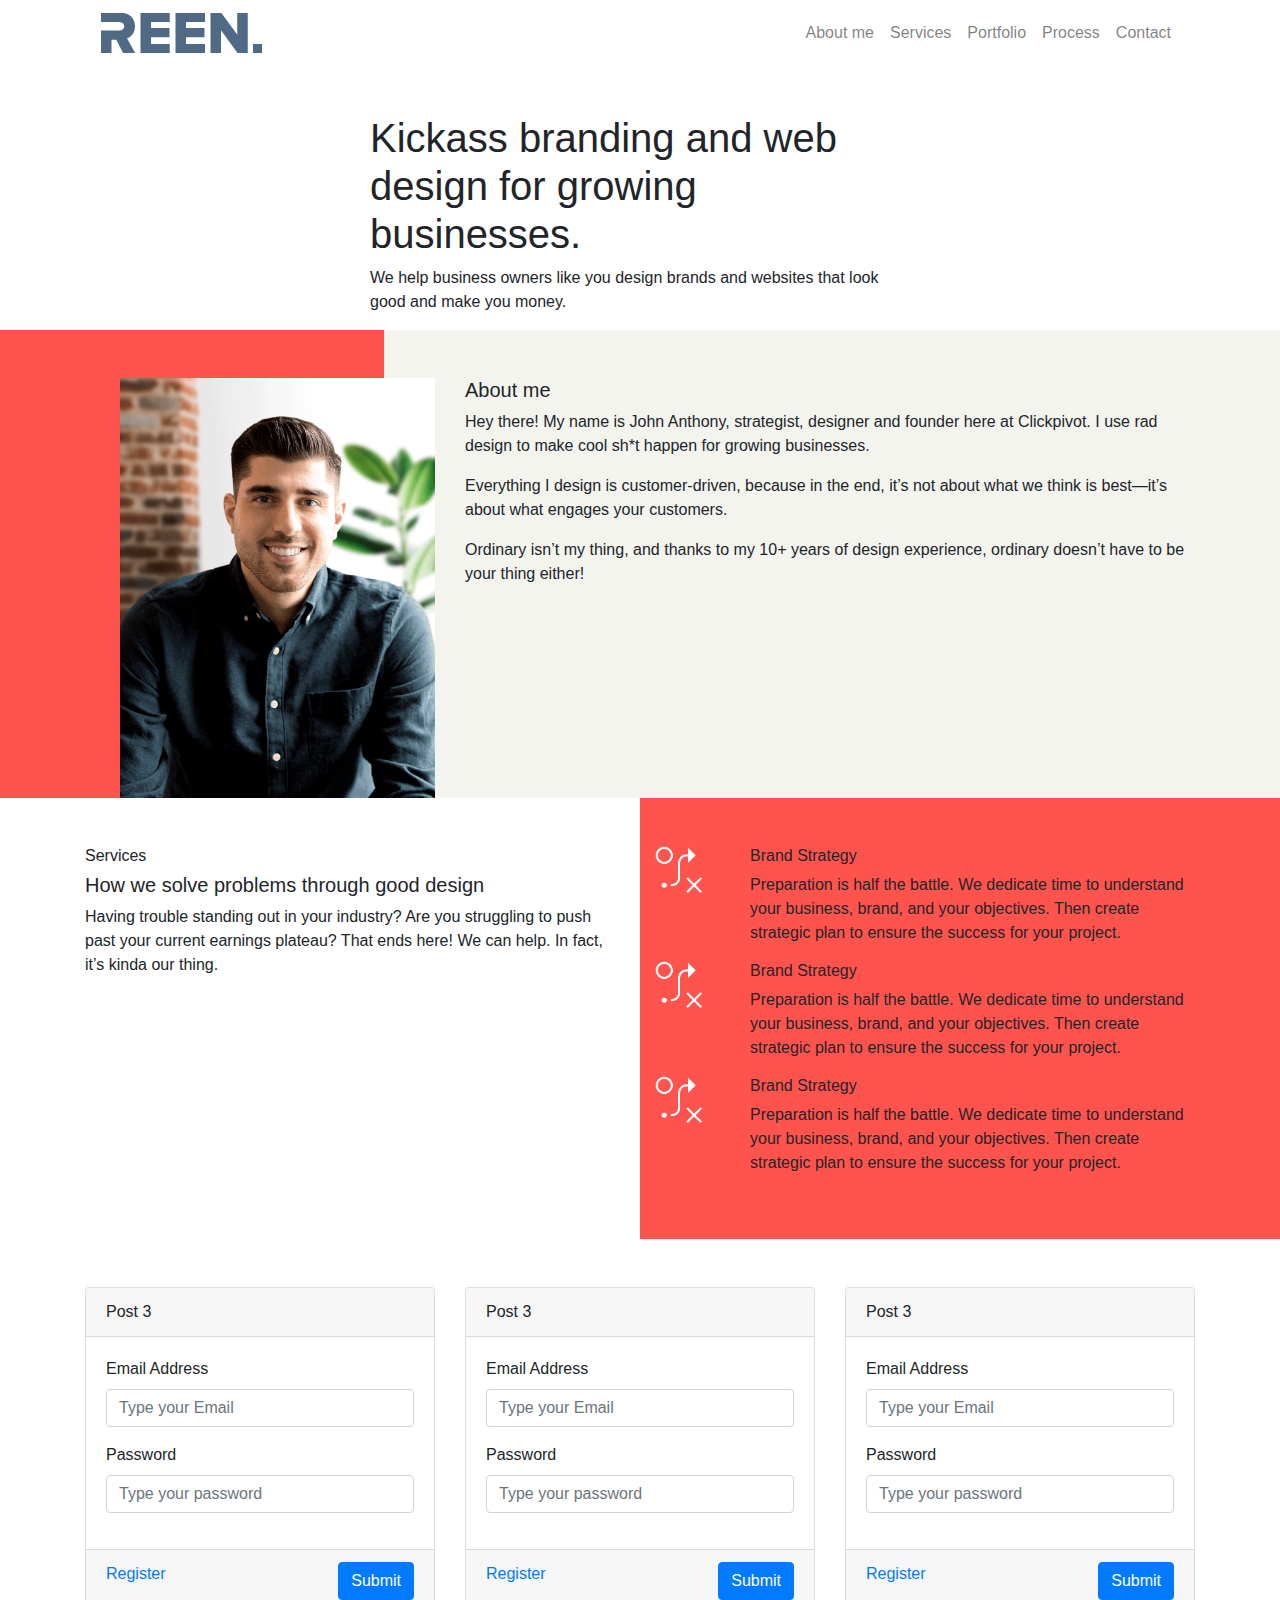
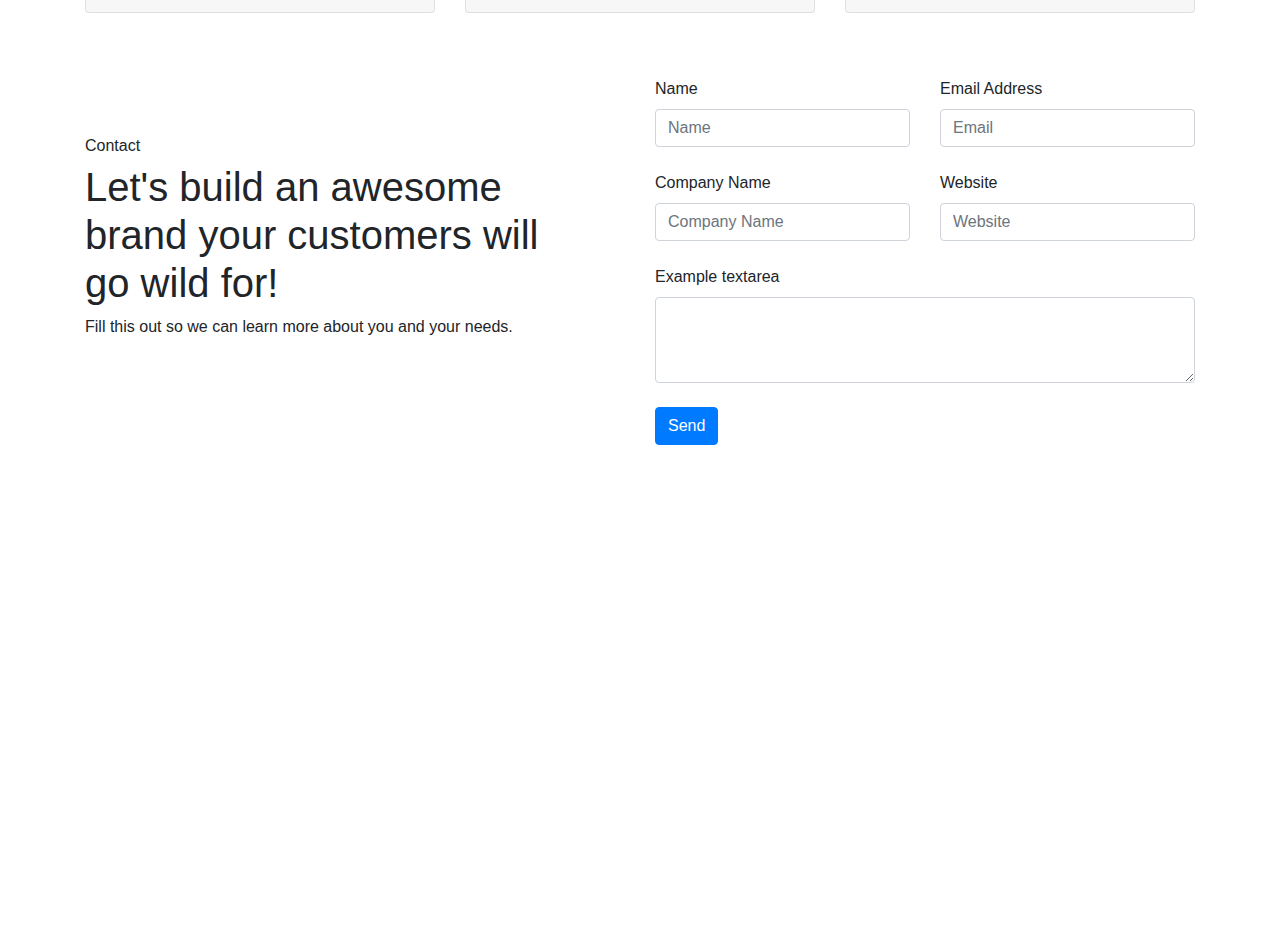
<file: portfolio.html>
<html>

<head>
    <!-- Required meta tags -->
    <meta charset="utf-8">
    <meta name="viewport" content="width=device-width, initial-scale=1, shrink-to-fit=no">

    <link rel="stylesheet" href="css/bootstrap.css">
    <link rel="stylesheet" href="css.css">
</head>

<body>
    <!--NavBar-->
    <div class="container">
        <nav class="navbar navbar-expand-sm navbar-light">
            <a href="#" class="navbar-brand"><img src="images/reen-logo.png"></a>
            <button class="navbar-toggler" data-toggle="collapse" data-target="#navbarMenu">
                <span class="navbar-toggler-icon"></span>
            </button>
            <div class="collapse navbar-collapse" id="navbarMenu">
                <ul class="navbar-nav justify-content-end width-100-percent">
                    <li class="nav-item"><a href="#" class="nav-link">About me</a></li>
                    <li class="nav-item"><a href="#" class="nav-link">Services</a></li>
                    <li class="nav-item"><a href="#" class="nav-link">Portfolio</a></li>
                    <li class="nav-item"><a href="#" class="nav-link">Process</a></li>
                    <li class="nav-item"><a href="#" class="nav-link">Contact</a></li>
                </ul>
            </div>

        </nav>
    </div>
    <!-- Hero Section-->
    <div class="container">
        <div class="row">
            <div class="col-md-3"></div>
            <div class="col-md-6">
                <h1 class="mt-5">Kickass branding and web design for growing businesses.</h1>
                <p>We help business owners like you design brands and websites that look good and make you money.</p>
            </div>
            <div class="col-md-3"></div>
        </div>
    </div>
    <!--About Section-->
    <div class="is-split-30-70">
        <div class="container">
            <div class="row">
                <div class="col-md-4 name-container mt-5">
                    <img src="images/johnanthony-clickpivot.png">
                </div>
                <div class="col-md-8 mt-5">
                    <h5>About me</h5>
                    <p>Hey there! My name is John Anthony, strategist, designer and founder here at Clickpivot. I use
                        rad design to make cool sh*t happen for growing businesses.</p>
                    <p>Everything I design is customer-driven, because in the end, it’s not about what we think is
                        best—it’s about what engages your customers.</p>
                    <p>Ordinary isn’t my thing, and thanks to my 10+ years of design experience, ordinary doesn’t have
                        to be your thing either!</p>
                </div>
            </div>
        </div>
    </div>
    <!---SERVICES Section-->
    <div class="is-split-50-50">
        <div class="container">
            <div class="row mt-5 mb-5">
                <div class="col-md-6">
                    <div class="d-sm-block d-md-none">d-sm-block</div>
                    <h6>Services</h6>
                    <h5>How we solve problems through good design</h5>
                    <p>Having trouble standing out in your industry? Are you struggling to push past your current
                        earnings plateau? That ends here! We can help. In fact, it’s kinda our thing.</p>
                </div>
                <div class="col-md-6">
                    <div class="row">
                        <div class="col-md-2"><img src="images/strategy.png" width="48">
                        </div>
                        <div class="col-md-10">
                            <h6> Brand Strategy</h6>
                            <p>Preparation is half the battle. We dedicate time to understand your business, brand, and
                                your objectives. Then create strategic plan to ensure the success for your project.</p>
                        </div>
                    </div>
                    <div class="row">
                        <div class="col-md-2"><img src="images/strategy.png" width="48">
                        </div>
                        <div class="col-md-10">
                            <h6> Brand Strategy</h6>
                            <p>Preparation is half the battle. We dedicate time to understand your business, brand, and
                                your objectives. Then create strategic plan to ensure the success for your project.</p>
                        </div>
                    </div>
                    <div class="row">
                        <div class="col-md-2"><img src="images/strategy.png" width="48">
                        </div>
                        <div class="col-md-10">
                            <h6> Brand Strategy</h6>
                            <p>Preparation is half the battle. We dedicate time to understand your business, brand, and
                                your objectives. Then create strategic plan to ensure the success for your project.</p>
                        </div>
                    </div>
                </div>
            </div>
        </div>
    </div>
    <div class="container">
        <div class="row mt-5">
            <div class="col-md-4 col-sm-6">
                <form class="card ">
                    <div class="card-header">
                        Post 3
                    </div>

                    <div class="card-body">
                        <div class="form-group">
                            <label for="emailadd">Email Address</label>
                            <input type="email" class="form-control" id="emailadd" placeholder="Type your Email">
                        </div>
                        <div class="form-group">
                            <label for="pass">Password</label>
                            <input type="password" id="pass" class="form-control" placeholder="Type your password">
                        </div>

                    </div>
                    <div class="card-footer"><a href="index.html" target="_blank"
                            class="text-decoration-none">Register</a>

                        <button type="submit" class="btn btn-primary float-right">Submit</button>
                    </div>

                </form>
            </div>
            <div class="col-md-4 col-sm-6">
                <form class="card ">
                    <div class="card-header">
                        Post 3
                    </div>

                    <div class="card-body">
                        <div class="form-group">
                            <label for="emailadd">Email Address</label>
                            <input type="email" class="form-control" id="emailadd" placeholder="Type your Email">
                        </div>
                        <div class="form-group">
                            <label for="pass">Password</label>
                            <input type="password" id="pass" class="form-control" placeholder="Type your password">
                        </div>

                    </div>
                    <div class="card-footer"><a href="index.html" target="_blank"
                            class="text-decoration-none">Register</a>

                        <button type="submit" class="btn btn-primary float-right">Submit</button>
                    </div>

                </form>
            </div>
            <div class="col-md-4 col-sm-6">
                <form class="card ">
                    <div class="card-header">
                        Post 3
                    </div>

                    <div class="card-body">
                        <div class="form-group">
                            <label for="emailadd">Email Address</label>
                            <input type="email" class="form-control" id="emailadd" placeholder="Type your Email">
                        </div>
                        <div class="form-group">
                            <label for="pass">Password</label>
                            <input type="password" id="pass" class="form-control" placeholder="Type your password">
                        </div>

                    </div>
                    <div class="card-footer"><a href="index.html" target="_blank"
                            class="text-decoration-none">Register</a>

                        <button type="submit" class="btn btn-primary float-right">Submit</button>
                    </div>

                </form>
            </div>
        </div>
    </div>
    <div class="container h-100">
        <div class="row">
            <div class="col-md-6 align-self-center pr-5">
                <h6>Contact</h6>
                <h1>Let's build an awesome brand your customers will go wild for!</h1>
                <p>Fill this out so we can learn more about you and your needs.</p>
            </div>
            <div class="col-md-6">
                <form>
                    <div class="row mt-5">
                        <div class="col form-group">
                            <label for="Name">Name</label>
                            <input type="text" required class="form-control" id="Name" placeholder="Name">
                        </div>
                        <div class="col form-group">
                            <label for="email">Email Address</label>
                            <input type="text" required class="form-control" id="email" placeholder="Email">
                        </div>
                    </div>
                    <div class="row mt-2">
                        <div class="col form-group">
                            <label for="compname">Company Name</label>
                            <input type="text" required class="form-control" id="compname" placeholder="Company Name">
                        </div>
                        <div class="col form-group">
                            <label for="webs">Website</label>
                            <input type="text" required class="form-control" id="webs" placeholder="Website">
                        </div>
                    </div>
                    <div class="row mt-2">
                        <div class="col form-group">
                            <label for="exampleFormControlTextarea1">Example textarea</label>
                            <textarea required class="form-control" id="exampleFormControlTextarea1"
                                rows="3"></textarea>
                        </div>
                    </div>
                    <div class="mt-2">
                        <button class="btn btn-primary">Send</button>
                    </div>


                </form>
            </div>
        </div>
    </div>
    <script src="https://code.jquery.com/jquery-3.2.1.slim.min.js"
        integrity="sha384-KJ3o2DKtIkvYIK3UENzmM7KCkRr/rE9/Qpg6aAZGJwFDMVNA/GpGFF93hXpG5KkN" crossorigin="anonymous">
        </script>
    <script src="https://cdnjs.cloudflare.com/ajax/libs/popper.js/1.12.9/umd/popper.min.js"
        integrity="sha384-ApNbgh9B+Y1QKtv3Rn7W3mgPxhU9K/ScQsAP7hUibX39j7fakFPskvXusvfa0b4Q"
        crossorigin="anonymous"></script>
    <script src="https://maxcdn.bootstrapcdn.com/bootstrap/4.0.0/js/bootstrap.min.js"
        integrity="sha384-JZR6Spejh4U02d8jOt6vLEHfe/JQGiRRSQQxSfFWpi1MquVdAyjUar5+76PVCmYl"
        crossorigin="anonymous"></script>
</body>

</html>
</file>
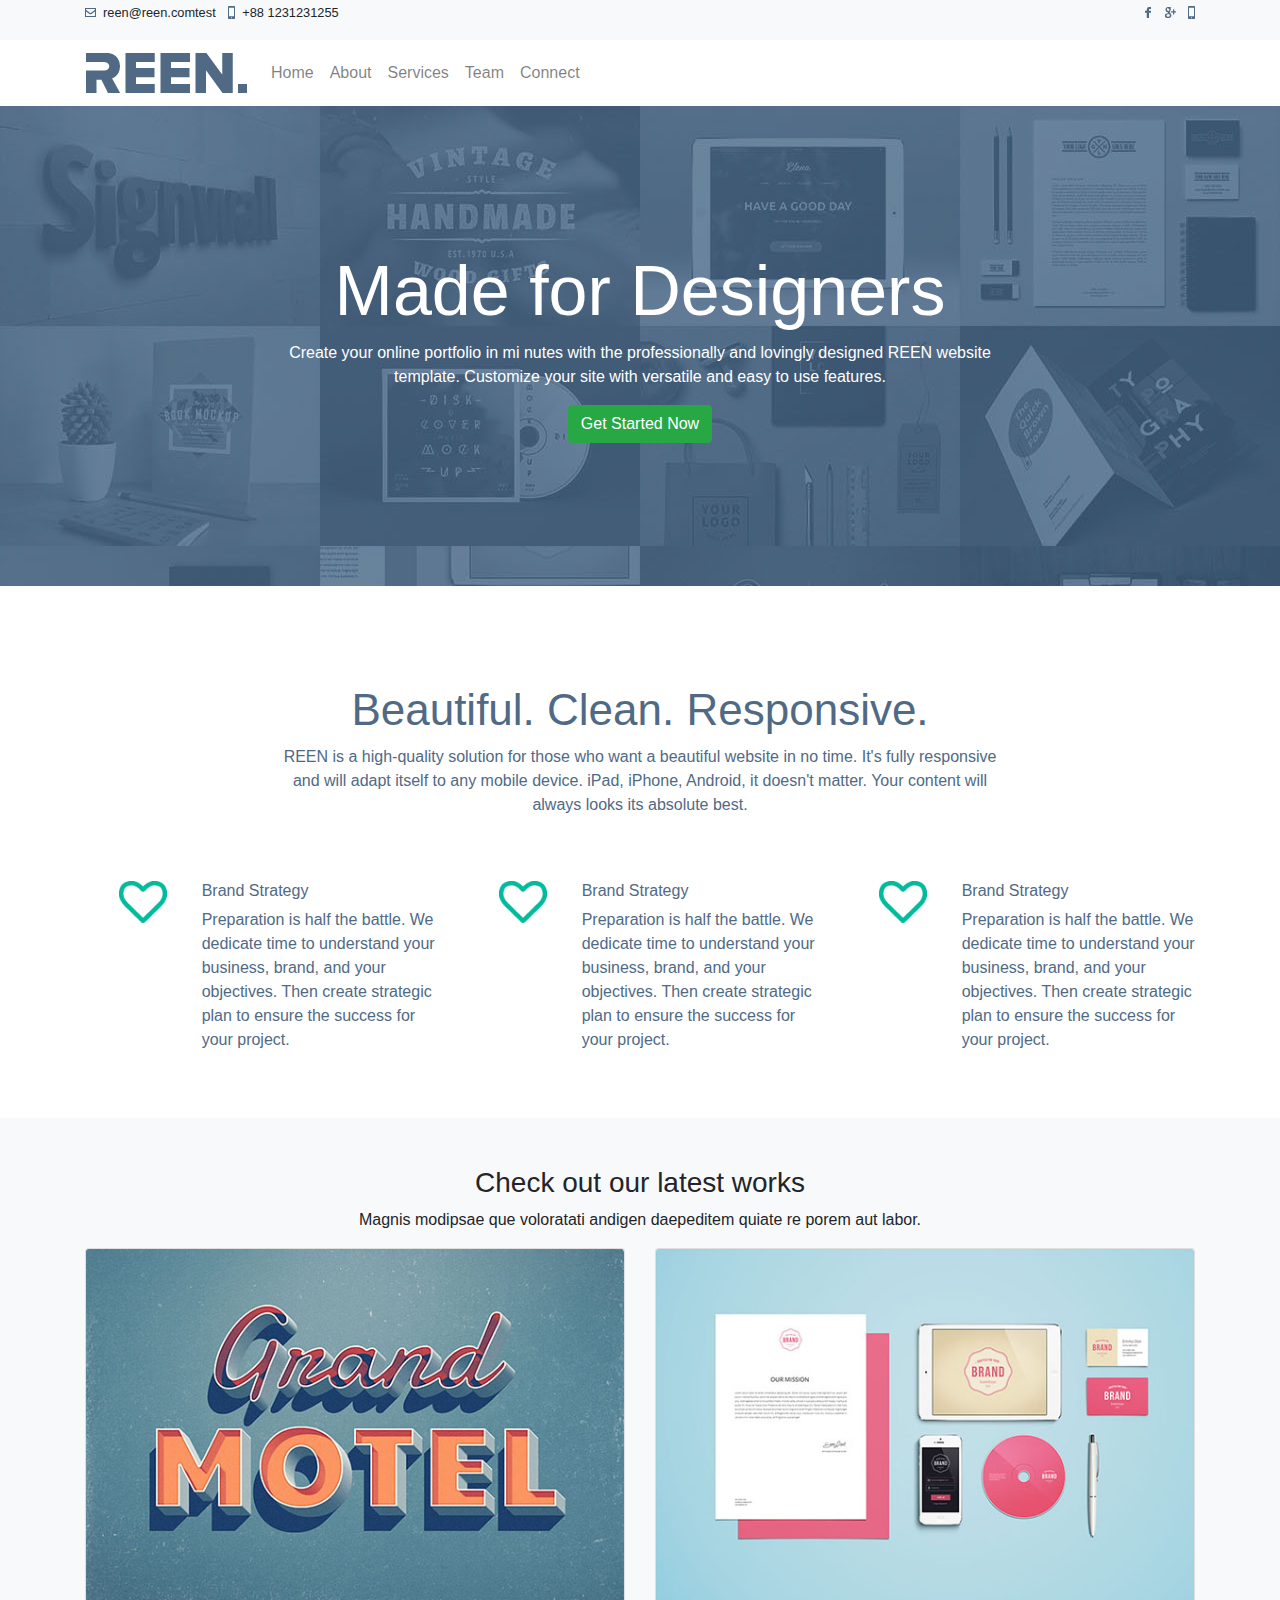
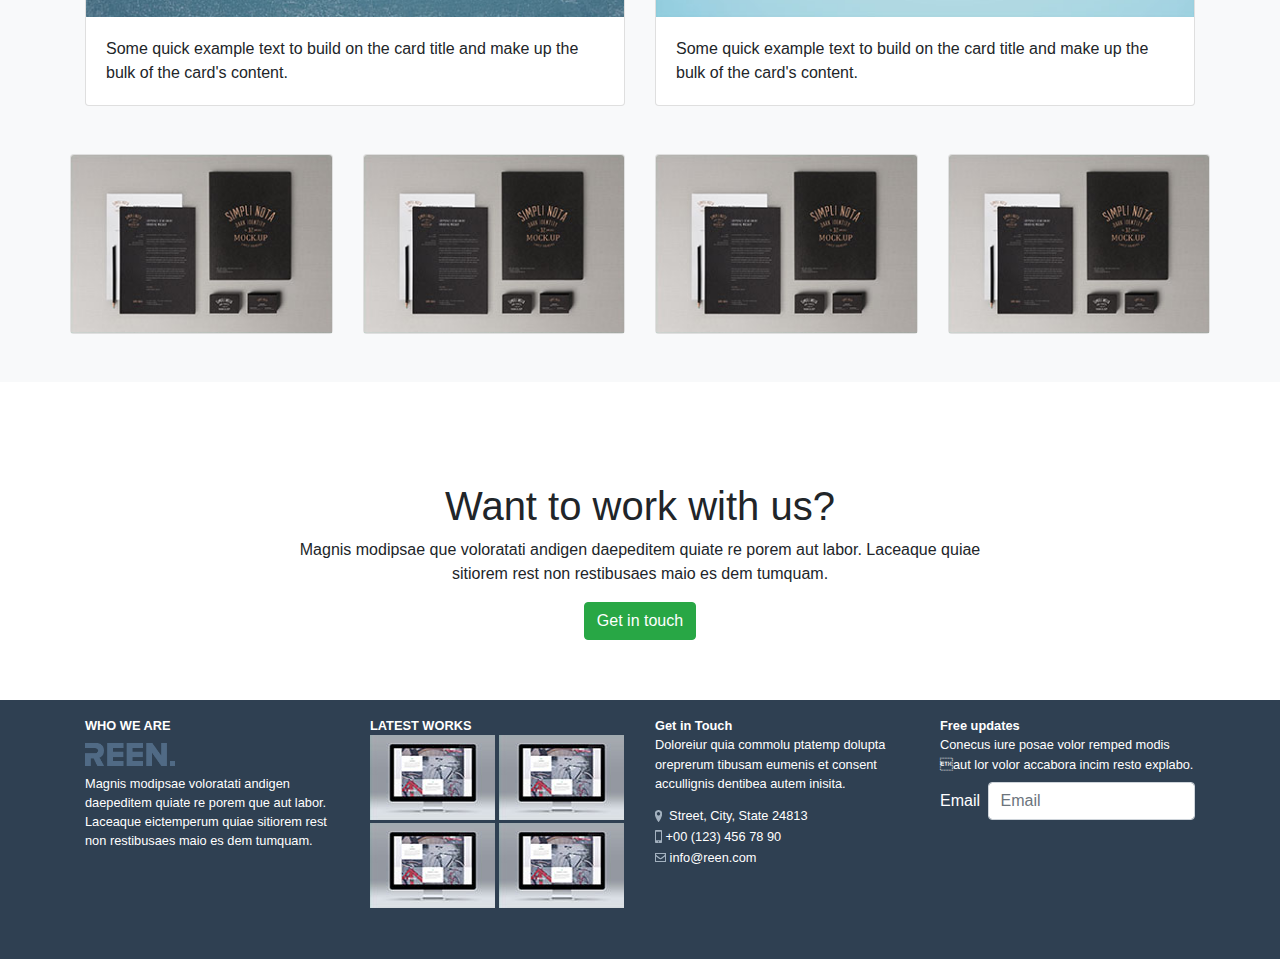
<file: reenlp.html>
<html>

<head>
    <!-- Required meta tags -->
    <meta charset="utf-8">
    <meta name="viewport" content="width=device-width, initial-scale=1, shrink-to-fit=no">

    <link rel="stylesheet" href="css/bootstrap.css">
    <link rel="stylesheet" href="css.css">
</head>

<body>

    <div class="bg-light">
        <div class="container">
            <div class="row">
                <div class=" col-sm-6 col-md-9">
                    <ul class="list-inline mb-0">
                        <li class="list-inline-item"><img src="images/email-icon.png"><label class="mb-0 small">&nbsp;
                                reen@reen.comtest</label></li>
                        <li class="list-inline-item"><img src="images/phone-icon.png"><label class="mb-0 small">&nbsp;
                                +88 1231231255</label></li>
                    </ul>
                </div>
                
                
                <div class="col-md-3">
                    <div class="text-left d-sm-block  d-md-none"></div>
                    <ul class="list-inline text-right ">
                        <li class="list-inline-item"><img src="images/facebook-icon.png"></li>
                        <li class="list-inline-item"><img src="images/google-icon.png"></li>
                        <li class="list-inline-item"><img src="images/phone-icon.png"></li>
                    </ul>
                </div>
            </div>
        </div>
        <!--Navbar section-->
        <div class="bg-white">
            <div class="container">

                <nav class="row navbar navbar-expand-md navbar-light">
                    <a class="navbar-brand" href="#"><img src="images/reen-logo.png"></a>
                    <button class="navbar-toggler  " type="button" data-toggle="collapse"
                        data-target="#navbarResponsive">
                        <span class="navbar-toggler-icon"></span></button>
                    <div class="collapse navbar-collapse" id="navbarResponsive">
                        <ul class="navbar-nav ">
                            <li class="nav-item"><a class="nav-link" href="#">Home</a></li>
                            <li class="nav-item"><a class="nav-link" href="#">About</a></li>
                            <li class="nav-item"><a class="nav-link" href="#">Services</a></li>
                            <li class="nav-item"><a class="nav-link" href="#">Team</a></li>
                            <li class="nav-item"><a class="nav-link" href="#">Connect</a></li>
                        </ul>
                    </div>

                </nav>

            </div>
        </div>
    </div>


    <!--Header BG-->

    <Section id="my-bg-image">
        <div class="container h-100 d-flex">
            <div class="row justify-content-center align-self-center">
                <div class="col-md-2"></div>
                <div class="col-md-8 text-center text-white">
                    <h1>Made for Designers</h1>
                    <p>Create your online portfolio in mi nutes with the professionally and lovingly
                        designed REEN website template. Customize your site with versatile and easy to use features.
                    </p>
                    <div><button class="btn btn-success">Get Started Now</button></div>
                </div>
                <div class="col-md-2"></div>


            </div>
        </div>
    </Section>

    <!--Section 2-->
    <section id="Sec2">
        <div class="container mt-5">
            <div class="row ">
                <div class="col-md-2 "></div>
                <div class="col-md-8 text-center">
                    <h1>Beautiful. Clean. Responsive.</h1>
                    <p>REEN is a high-quality solution for those who want a beautiful website
                        in no time. It's fully responsive and will adapt itself to any mobile device. iPad, iPhone,
                        Android, it doesn't matter. Your content will always looks its absolute best.</p>
                </div>
                <div class="col-md-2"></div>
            </div>


        </div>
        <div class="container">
            <div class="row ">
                <div class="col-md-4 mt-5">
                    <div class="row no-gutters">
                        <div class="col-md-4"><img src="images/heart.png" width="48" class="mx-auto d-block">
                        </div>
                        <div class="col-md-8 ">
                            <h6> Brand Strategy</h6>
                            <p>Preparation is half the battle. We dedicate time to understand your business, brand, and
                                your objectives. Then create strategic plan to ensure the success for your project.</p>
                        </div>
                    </div>

                </div>
                <div class="col-md-4 mt-5">
                    <div class="row no-gutters">
                        <div class="col-md-4 "><img src="images/heart.png" width="48" class="mx-auto d-block">
                        </div>
                        <div class="col-md-8">
                            <h6> Brand Strategy</h6>
                            <p>Preparation is half the battle. We dedicate time to understand your business, brand, and
                                your objectives. Then create strategic plan to ensure the success for your project.</p>
                        </div>
                    </div>
                </div>
                <div class="col-md-4 mt-5">
                    <div class="row no-gutters">
                        <div class="col-md-4"><img src="images/heart.png" width="48" class="mx-auto d-block">
                        </div>
                        <div class="col-md-8">
                            <h6> Brand Strategy</h6>
                            <p>Preparation is half the battle. We dedicate time to understand your business, brand, and
                                your objectives. Then create strategic plan to ensure the success for your project.</p>
                        </div>
                    </div>
                </div>
            </div>
        </div>

    </section>

    <!---Sec 3-->
    <section class="Sec3 bg-light">
        <div class="container">
            <div class="row ">
                <div class="col-md-2"></div>
                <div class="col-md-8 text-center mt-5">
                    <h3>Check out our latest works</h3>
                    <p>Magnis modipsae que voloratati andigen daepeditem quiate re porem aut labor.</p>
                </div>
                <div class="col-md-2"></div>
            </div>
            <div class="row">
                <div class="col-md-6 col-sm-6 col-6">
                    <div class="card">
                        <img src="images/grand-motel.jpg" class="card-img-top" alt="...">
                        <div class="card-body">
                            <p class="card-text">Some quick example text to build on the card title and make up the bulk
                                of the card's content.</p>
                        </div>
                    </div>
                </div>
                <div class="col-md-6 col-sm-6 col-6">
                    <div class="card">
                        <img src="images/brand.jpg" class="card-img-top" alt="...">
                        <div class="card-body">
                            <p class="card-text">Some quick example text to build on the card title and make up the bulk
                                of the card's content.</p>
                        </div>
                    </div>
                </div>
            </div>
            <div class="row justify-content-center">
                <div class="card-deck mt-5 mb-5">
                    <div class="card">
                        <img src="images/img1.jpg" class="card-img-top" alt="...">
                    </div>
                    <div class="card">
                        <img src="images/img1.jpg" class="card-img-top" alt="...">
                    </div>
                    <div class="card">
                        <img src="images/img1.jpg" class="card-img-top" alt="...">
                    </div>
                    <div class="card">
                        <img src="images/img1.jpg" class="card-img-top" alt="...">
                    </div>
                </div>
            </div>

        </div>


    </section>

    <!--Sec 4-->
    <div class="container" id="Sec4">
        <div class="row ">
            <div class="col-md-2"></div>
            <div class="col-md-8 text-center my-mt my-mb">
                <h1>Want to work with us?</h1>
                <p>Magnis modipsae que voloratati andigen daepeditem quiate re porem aut labor. Laceaque quiae sitiorem
                    rest non restibusaes maio es dem tumquam.</p>
                <div><button class="btn btn-success">Get in touch</button></div>
            </div>
            <div class="col-md-2"></div>
        </div>


    </div>

    <!-- Footer-->

    <div class="bgfooter" id="footer">
        <div class="container">
            <div class="row">
                <div class="col-md-3 mt-3">
                    <div class="small"><strong>WHO WE ARE</strong></div>
                    <div class="pt-2 pb-2"><img src="images/reen-logo.png" width="90"></div>
                    <div class="small">Magnis modipsae voloratati andigen daepeditem quiate re porem que aut labor.
                        Laceaque eictemperum quiae sitiorem rest non restibusaes maio es dem tumquam.</div>
                </div>

                <div class="col-md-3 mb-5 mt-3">
                    <div class="small"><strong>LATEST WORKS</strong></div>
                    <div class="tb" >
                        <img src="images/imgf2.jpg" class="img-responsive">
                        <img src="images/imgf2.jpg" class="img-responsive">
                    </div>
                    <div class="tb">
                        <img src="images/imgf2.jpg">
                        <img src="images/imgf2.jpg">
                    </div>
                </div>


                <div class="col-md-3  mb-5 mt-3">
                    <div class="small"><strong>Get in Touch</strong></div>
                    <div class="small">Doloreiur quia commolu ptatemp dolupta oreprerum tibusam eumenis et consent accullignis dentibea autem inisita.</div>
                    <ul class="list-unstyled mt-3">
                        <li><img src="images/location-icon.png"><label class="small">&nbsp; Street, City, State 24813</label>  </li>
                        <li><img src="images/mobile-icon.png"><label class="small">&nbsp;+00 (123) 456 78 90</label></li>
                        <li><img src="images/mail-icon.png"><label class="small">&nbsp;info@reen.com</label></li>
                    </ul>


                </div>
                <div class="col-md-3">
                        <div class="small mt-3"><strong>Free updates</strong></div>
                        <div class="small">Conecus iure posae volor remped modis aut lor volor accabora incim resto explabo.</div>
                        <div class="form-group row mt-2">
                                <label for="inputEmail3" class="col-sm-2 col-form-label">Email</label>
                                <div class="col-sm-10">
                                  <input type="email" class="form-control small" id="inputEmail3" placeholder="Email">
                                </div>
                                
                </div>
            </div>
        </div>
    </div>

    <script src="https://code.jquery.com/jquery-3.2.1.slim.min.js"
        integrity="sha384-KJ3o2DKtIkvYIK3UENzmM7KCkRr/rE9/Qpg6aAZGJwFDMVNA/GpGFF93hXpG5KkN" crossorigin="anonymous">
        </script>
    <script src="https://cdnjs.cloudflare.com/ajax/libs/popper.js/1.12.9/umd/popper.min.js"
        integrity="sha384-ApNbgh9B+Y1QKtv3Rn7W3mgPxhU9K/ScQsAP7hUibX39j7fakFPskvXusvfa0b4Q"
        crossorigin="anonymous"></script>
    <script src="https://maxcdn.bootstrapcdn.com/bootstrap/4.0.0/js/bootstrap.min.js"
        integrity="sha384-JZR6Spejh4U02d8jOt6vLEHfe/JQGiRRSQQxSfFWpi1MquVdAyjUar5+76PVCmYl"
        crossorigin="anonymous"></script>
</body>

</html>
</file>
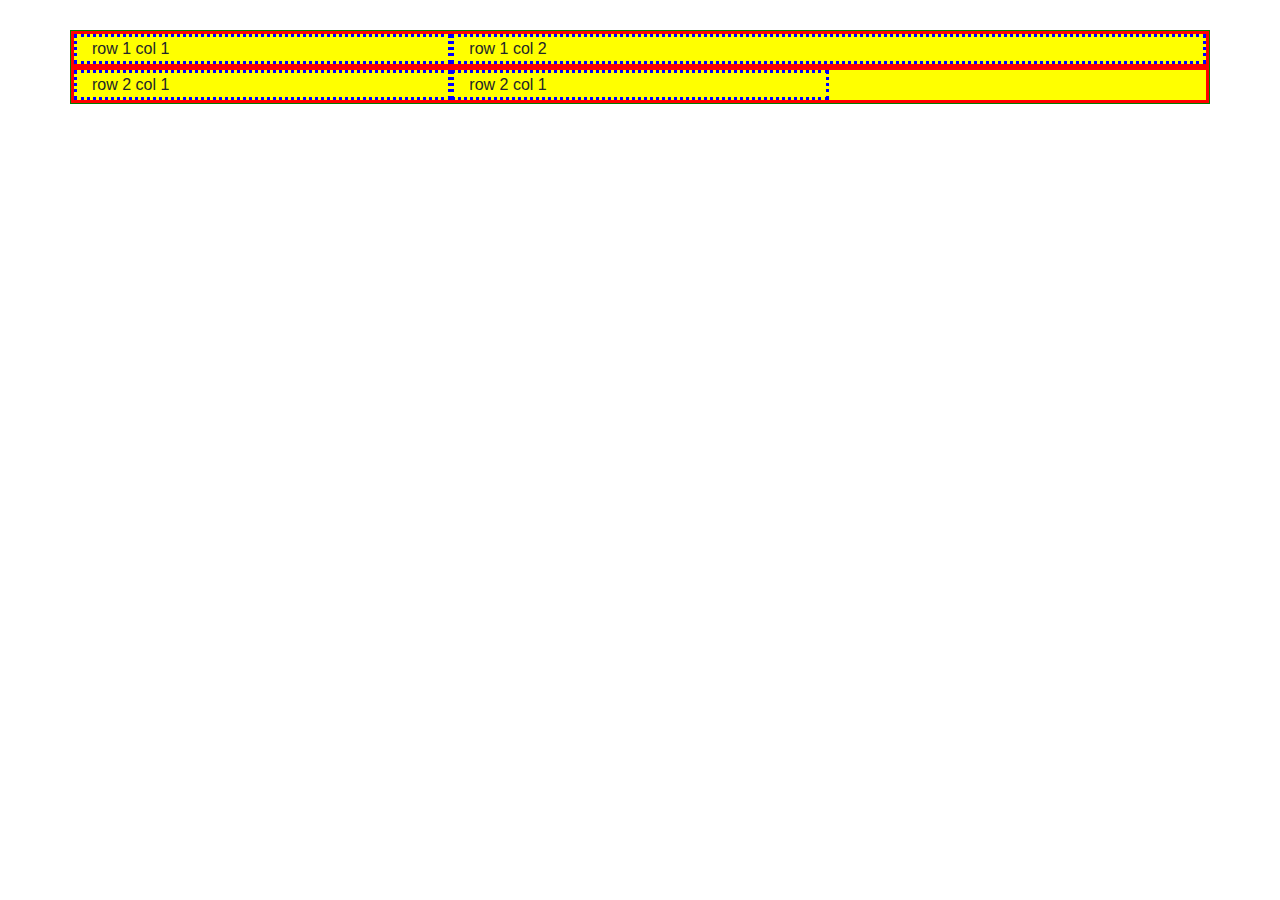
<file: study.html>
<html>

<head>
    <link rel="stylesheet" href="css/bootstrap.css">
    <link rel="stylesheet" href="css1.css">
</head>

<body>
    <div class="container my-container">

        <div class="row my-row">
            <div class="col-md-4 col-sm-6 my-col">row 1 col 1</div>
            <div class="col-md-8 col-sm-6  my-col">row 1 col 2</div>
        </div>

        <div class="row my-row">
            <div class="col-4 my-col">row 2 col 1</div>
            <div class="col-4 my-col">row 2 col 1</div>
            
        </div>



    </div>



    <script src="https://code.jquery.com/jquery-3.3.1.slim.min.js"
        integrity="sha384-q8i/X+965DzO0rT7abK41JStQIAqVgRVzpbzo5smXKp4YfRvH+8abtTE1Pi6jizo"
        crossorigin="anonymous"></script>
    <script src="https://cdnjs.cloudflare.com/ajax/libs/popper.js/1.14.7/umd/popper.min.js"
        integrity="sha384-UO2eT0CpHqdSJQ6hJty5KVphtPhzWj9WO1clHTMGa3JDZwrnQq4sF86dIHNDz0W1"
        crossorigin="anonymous"></script>
    <script src="js/bootstrap.js"></script>
</body>

</html>
</file>
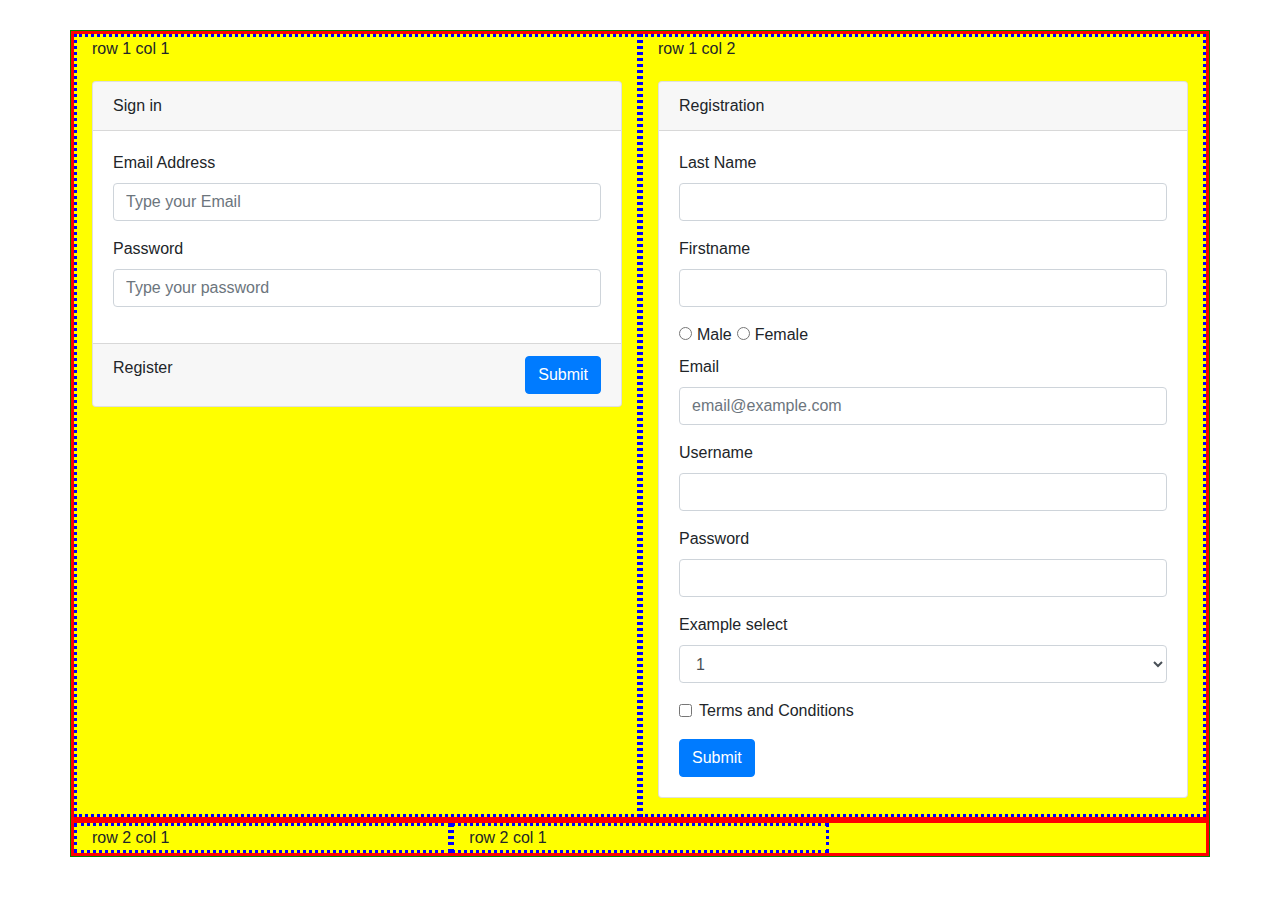
<file: test.html>
<html>

<head>
    <link rel="stylesheet" href="css/bootstrap.css">
    <link rel="stylesheet" href="css1.css">
</head>

<body>
    <div class="container my-container">

        <div class="row my-row">
            <div class="col-md-6 my-col">
                row 1 col 1
                    <form class="card  my-card">
                            <div class="card-header">
                                Sign in
                            </div>
            
                            <div class="card-body">
                                <div class="form-group">
                                    <label for="emailadd">Email Address</label>
                                    <input type="email" class="form-control" id="emailadd" placeholder="Type your Email">
                                </div>
                                <div class="form-group">
                                    <label for="pass">Password</label>
                                    <input type="password" id="pass" class="form-control" placeholder="Type your password">
                                </div>
            
                            </div>
                            <div class="card-footer"><label> Register</label>
                                <button type="submit" class="btn btn-primary float-right">Submit</button>
                                </div>
            
                        </form>
            </div>
            <div class="col-md-6 my-col">row 1 col 2
                    <form class="register-form">
                            <div class="card my-card ">
                                <div class="card-header">
                                    Registration
                                </div>
                                <div class="card-body">
                                    <div class="form-group">
                                        <label for="lastname">Last Name</label>
                                        <input id="lastname" type="text" class="form-control">
                                    </div>
                                    <div class="form-group ">
                                        <label>Firstname</label>
                                        <input id="firstname" type="text" class="form-control">
                                    </div>
                                    <div class="form-check form-check-inline">
                                        <label class="form-check-input"><input class="form-check-input" id="inlineRadio1" type="radio"
                                                name="sex">Male </label>
                                        <label class="form-check-input"><input class="form-check-input" id="inlineRadio2" type="radio"
                                                name="sex">Female</label>
                                    </div>
                                    <div class="form-group ">
                                        <label>Email</label>
                                        <input id="firstname" type="text" class="form-control" placeholder="email@example.com">
                                    </div>
                                    <div class="form-group">
                                        <label>Username</label>
                                        <input id="firstname" type="text" class="form-control">
                                    </div>
                                    <div class="form-group ">
                                        <label>Password</label>
                                        <input id="firstname" type="password" class="form-control">
                                    </div>
                                    <div class="form-group">
                                        <label for="exampleFormControlSelect1">Example select</label>
                                        <select class="form-control" id="exampleFormControlSelect1">
                                            <option>1</option>
                                            <option>2</option>
                                            <option>3</option>
                                            <option>4</option>
                                            <option>5</option>
                                        </select>
                                    </div>
                                    <div class="form-group form-check">
                                        <input type="checkbox" class="form-check-input" id="exampleCheck1">
                                        <label class="form-check-label" for="exampleCheck1">Terms and Conditions</label>
                                    </div>
                                    <button type="submit" class="btn btn-primary">Submit</button>
                                </div>
                            </div>
                    
                    
                    
                        </form>
                    
            </div>
        </div>

        <div class="row my-row">
            <div class="col-4 my-col">row 2 col 1</div>
            <div class="col-4 my-col">row 2 col 1</div>
            
        </div>



    </div>



    <script src="https://code.jquery.com/jquery-3.3.1.slim.min.js"
        integrity="sha384-q8i/X+965DzO0rT7abK41JStQIAqVgRVzpbzo5smXKp4YfRvH+8abtTE1Pi6jizo"
        crossorigin="anonymous"></script>
    <script src="https://cdnjs.cloudflare.com/ajax/libs/popper.js/1.14.7/umd/popper.min.js"
        integrity="sha384-UO2eT0CpHqdSJQ6hJty5KVphtPhzWj9WO1clHTMGa3JDZwrnQq4sF86dIHNDz0W1"
        crossorigin="anonymous"></script>
    <script src="js/bootstrap.js"></script>
</body>

</html>
</file>
<file: css.css>
.register-form{
    width: 500px;
    margin: 0 auto;
    margin-top: 50px;
}

.login-form{
    margin-top: 50px;;
}

.my-mb-0{
    margin-bottom: 0;
}

.socialsection{
    width: 100%;
}

#my-bg-image{
    background-image: url(images/my-header-bg.jpg);
    width: 100%;
    height: 480px;
}

#my-bg-image h1{
    font-weight: 500;
    font-size: 70px;
}

.my-mr-0{
    padding-right: 0;
}

.my-mr-0{
    margin-right: 0;
}

.text li {
    text-align: right;
  }

  .about-form{
    width: 760px;
    margin: 0 auto;
    margin-top: 50px;
}

.my-img-size{
    width: 100px;
    height: 81px;
}

.my-container-border{
    border: 1px solid grey;
}

.my-ul{
    list-style-type: none;
}

.width-100-percent{
    width: 100%;
}

.is-split-30-70{
    background: linear-gradient(-90deg, #f4f4ef 70%, #ff544e 30%);
}


.name-container {
    position: relative;
}
.name-container img {
    max-width: 90%;
    margin-left: 10%;
}

.is-split-50-50{
    background: linear-gradient(-90deg, #ff544e 50%, white  50%);
    background-repeat: no-repeat;
    overflow: hidden;
    position: relative;
}

@media (max-width: 768px){
    .is-split-30-70{
        background:linear-gradient(180deg,  #ff544e 35%, white 10% );
    }

    .is-split-50-50{
        background:linear-gradient(360deg,  #ff544e 79%, #ff544e 30% );
    }
}

@media (max-width: 768px){
    .test-padding-r{
        margin-right: 3px;
    }
}


#Sec2 {
    color: #506a85;
}

#Sec2 h1{
    font-size: 44px;

}

#Sec2 .card{
    border: none;
}

#Sec2{
    padding-top: 50px;
    padding-bottom: 50px;
}

#Sec4 .my-mt{
    margin-top:100px;
}


#Sec4 .my-mb{
    margin-bottom:60px;
}

.bgfooter{
    background-color: #2f4052;
}

.bgfooter2{
    background-color: #283645;
}

#footer{
    color: white;
}

#footer li{
    line-height: 12px;
}


.tb img {
    display: inline-block;
    margin-bottom: 3px;
}
</file>
<file: css1.css>
.my-container{
     border: 1px solid green;
     background-color: yellow;
}

.my-row{
    border: 3px solid red;
}

.my-col{
    border: 3px dotted blue;
}

body{
    margin: 30px;
}

.my-card{
    margin-top: 20px;
}

.bgblue{
    background-color: green;
    display: block;
}

.my-header{
    display: block;

}

.my-logo{
    width:16px;
    height:16px;
}

.mt-10{
    margin-top: 10px;
}
</file>
